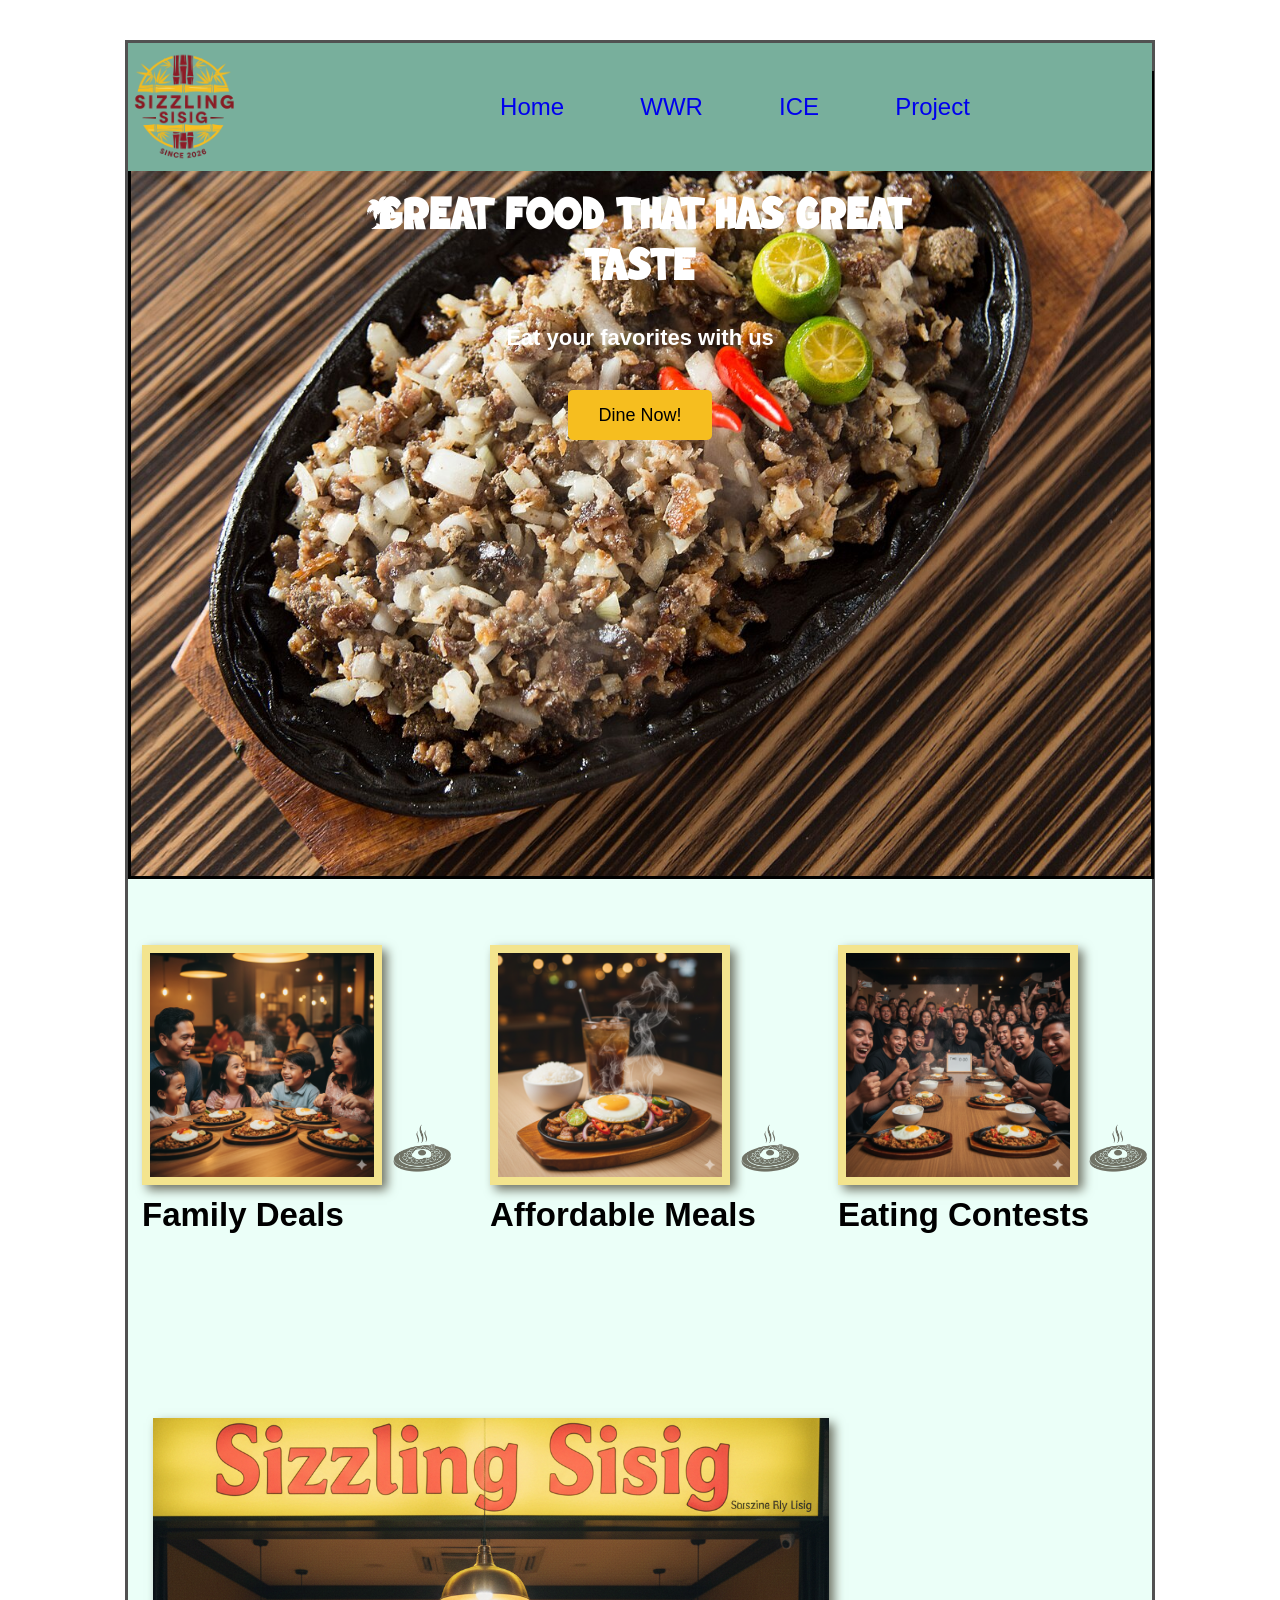
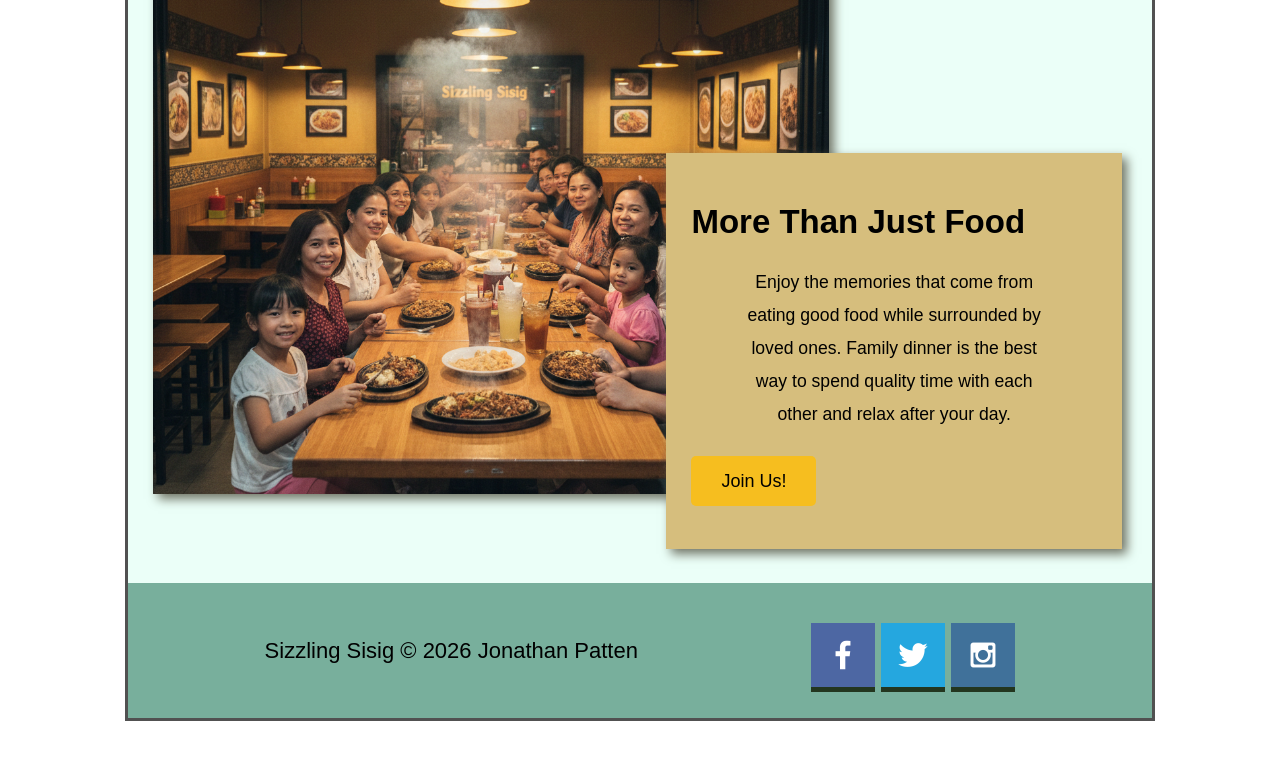
<file: wwr/index.html>
<!DOCTYPE html>
<html lang="en">
<!--shift + alt + f will format the whole code, make it look nice-->

<head>
    <meta charset="UTF-8">
    <meta name="viewport" content="width=device-width, initial-scale=1.0">
    <title>Sizzling Sisig | Home </title>
    <link rel="stylesheet" href="../styles/styles.css">
</head>

<body>

    <div id="wrapper"> <!--doesnt change much on its own, but can be styled in css-->
        <header>
            <a href="index.html" id="logo_link">
                <img class="logo" src="../images/transparent-logo.png" width=200 alt="Site Logo Image">
            </a>

            <nav>
                <ul class="button_box">
                    <!-- shift + alt + down/up to copy lines up or down-->
                    <a href="../index.html">Home</a>
                    <a href="index.html">WWR</a>
                    <a href="../ice.html">ICE</a>
                    <a href="../client_report.html">Project</a>
                </ul>
            </nav>

        </header>

        <div id="hero">
            <div id="hero_box"> <img class="hero_img" src="../images/sisigmain2.jpg" alt="Big picture of food"></div>

            <section id="hero_msg">
                <h1 class="home_title">Great food that has great taste</h1>
                <h4>Eat your favorites with us</h4>
                <div class="button_box"><a class='book' href="../contactus.html">Dine Now!</a></div>
            </section>
        </div>




        <main class="home_grid">

            <section class="family_eating_card">
                <img class="card-img" src="../images/FamilySisig.png" alt="Family eating food together">
                <img class="icon" src="../images/SisigIcon2.png" alt="an icon">
                <h2 class="card-text">Family Deals</h2>
            </section>


            <section class="affordable_meals_card">
                <img class="card-img" src="../images/MealSisig.png" alt="Solo meals at table">
                <img class="icon" src="../images/SisigIcon2.png" alt="an icon">
                <h2 class="card-text">Affordable Meals</h2>
            </section>


            <section class="eating_contest_card">
                <img class="card-img" src="../images/ContestSisig.png" alt="Eating competition event">
                <img class="icon" src="../images/SisigIcon2.png" alt="an icon">
                <h2 class="card-text">Eating Contests</h2>
            </section>

            <div id="background"></div> 
            
            <div class="bigcard_img_box"><img class="bigcard_img" src="../images/FamilySisig2.png" alt="Happy family enjoys sisig"></div>
            

            <section class="msg">
                <h2>More Than Just Food</h2>
                <p>Enjoy the memories that come from eating good food while surrounded by loved ones. Family dinner is
                    the best way to spend quality time with each other and relax after your day.</p>
                <a class='join' href="rivers.html">Join Us!</a>
            </section>


        </main>

        <footer>
            <p> Sizzling Sisig &copy; 2026 Jonathan Patten</p>
            <div class="social">
                <a href="https://www.facebook.com/" target="_blank"><img src="../images/facebook.png" alt="fb icon"></img></a>
                <a href="https://www.x.com/" target="_blank"><img src="../images/twitter.png" alt="twitter icon"></img></a>
                <a href="https://www.instagram.com/" target="_blank"><img src="../images/instagram.png" alt="instagram icon"></img></a>
            </div>
        </footer>
    </div>
</body>

</html>
</file>
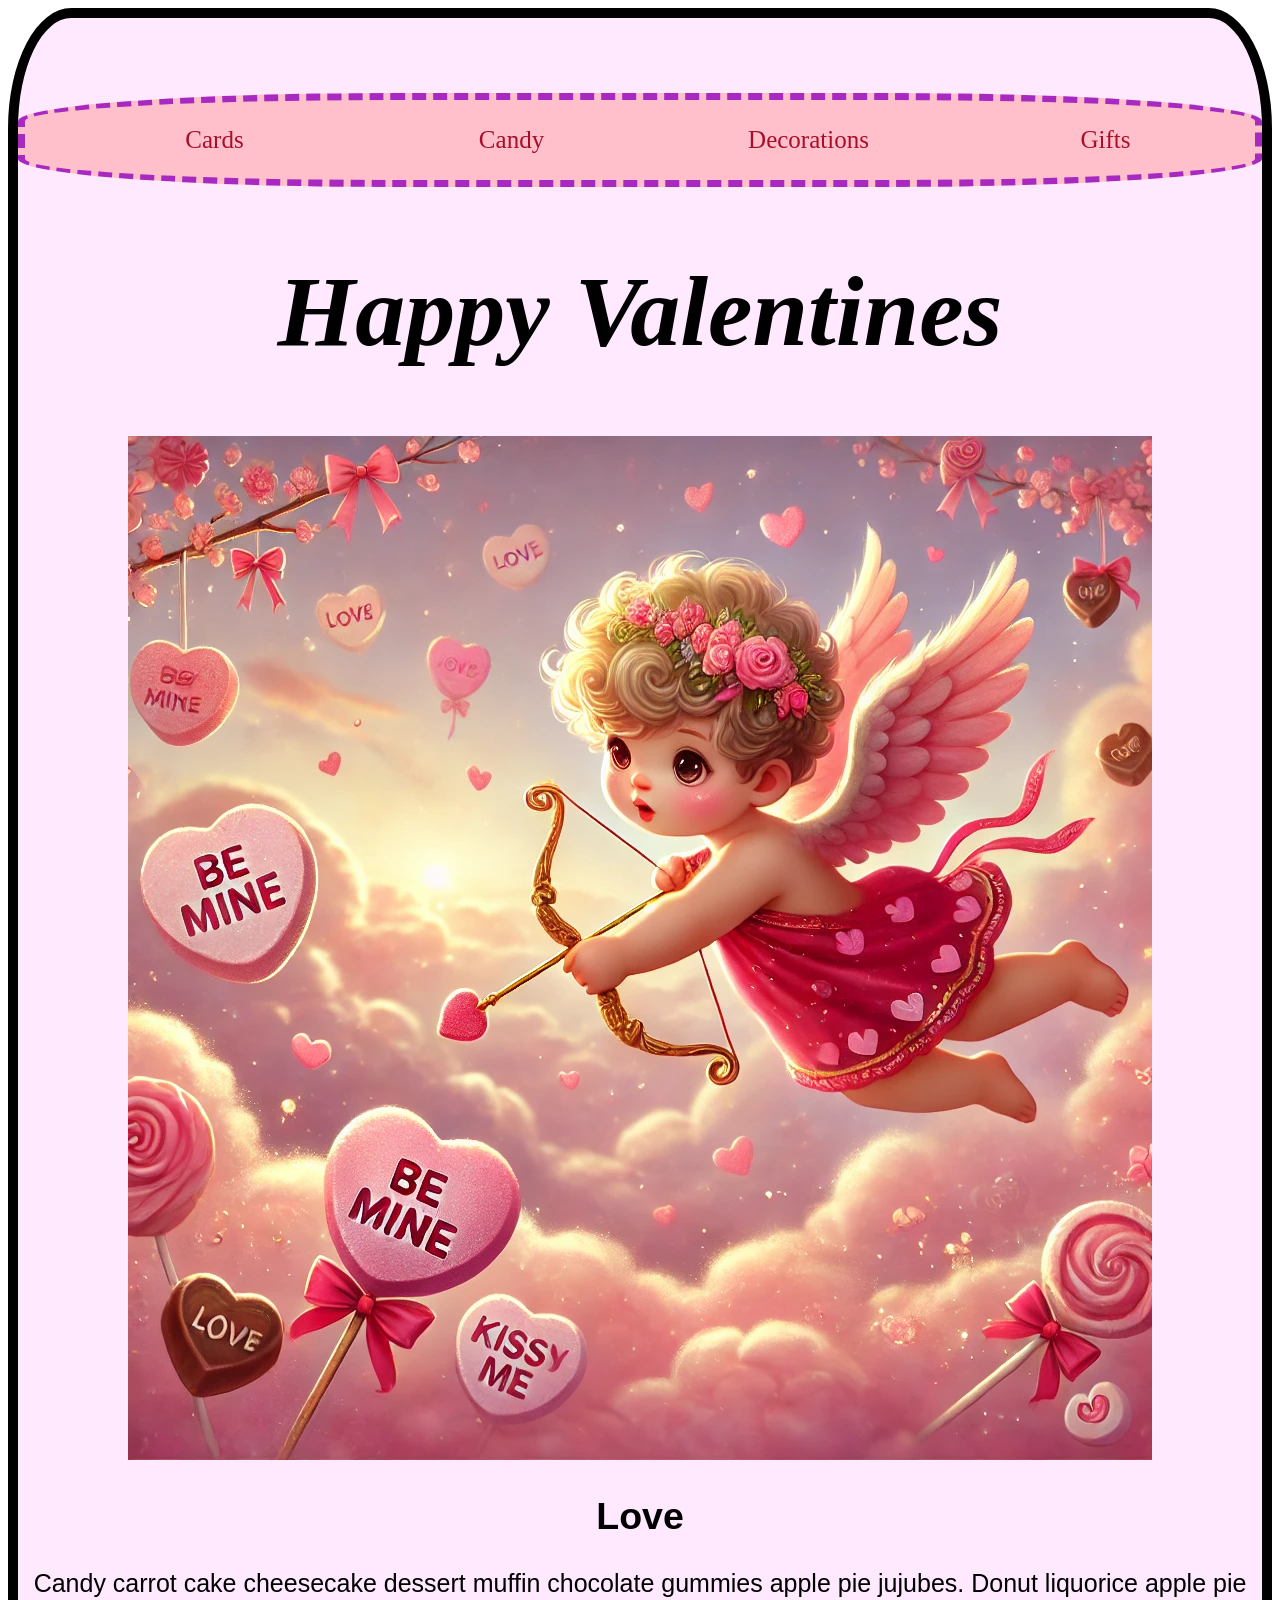
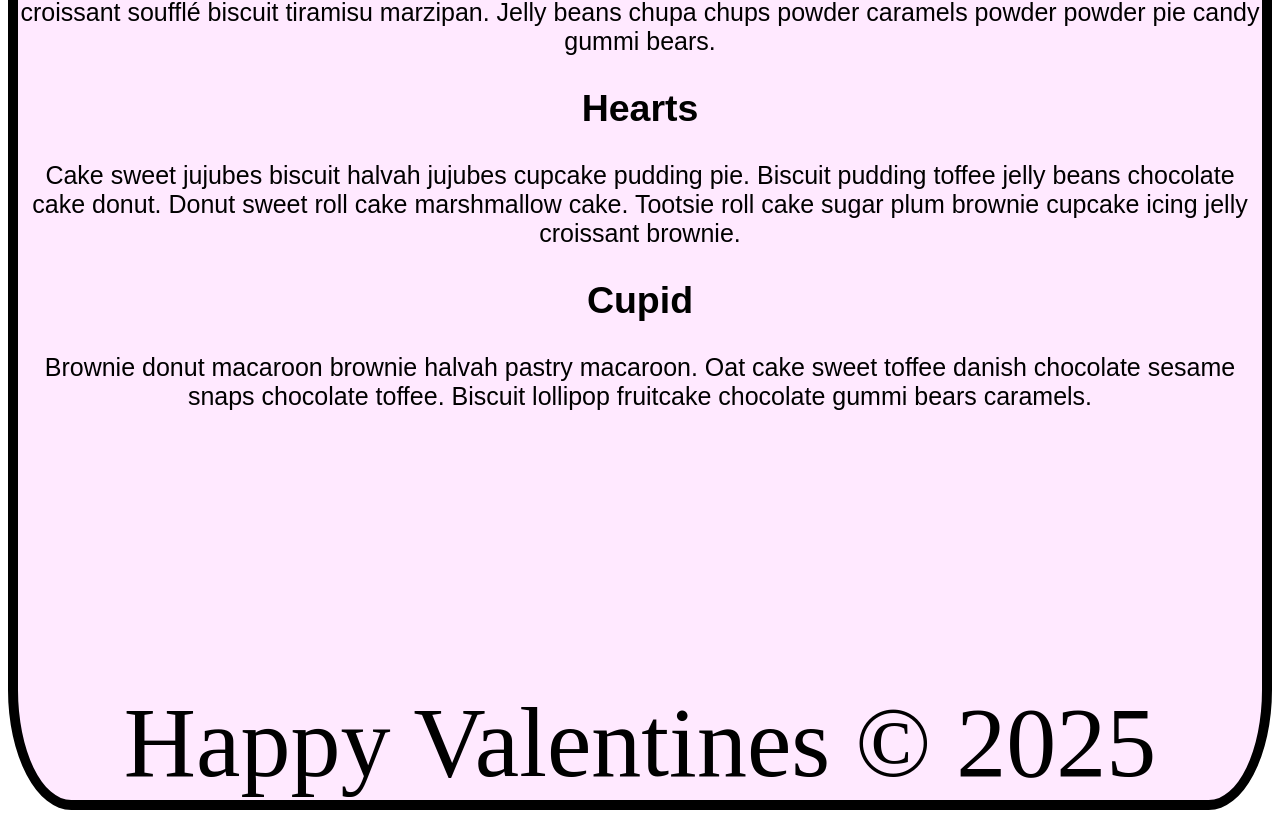
<file: ice/valentines/index.html>
<!DOCTYPE html>
<html lang="en">

<head>
    <meta charset="UTF-8">
    <meta name="viewport" content="width=device-width, initial-scale=1.0">
    <title>Happy Valentines Page</title>
    <link rel="stylesheet" href="styles/styles.css">
</head>

<body>
    <div id="wrapper">
        <header>
            <nav>
                <ul>
                    <li>Cards</li>
                    <li>Candy</li>
                    <li>Decorations</li>
                    <li>Gifts</li>
                </ul>
            </nav>
        </header>
        <main>
            <h1>Happy Valentines</h1>
            <img src="images/valentines.png">
            <section>
                <h2>Love</h2>
                <p>Candy carrot cake cheesecake dessert muffin chocolate gummies apple
                    pie jujubes. Donut liquorice apple pie croissant soufflé biscuit
                    tiramisu marzipan. Jelly beans chupa chups powder caramels powder
                    powder pie candy gummi bears. </p>
            </section>
            <section>
                <h2>Hearts</h2>
                <p>Cake sweet jujubes biscuit halvah jujubes cupcake pudding pie. Biscuit
                    pudding toffee jelly beans chocolate cake donut. Donut sweet roll cake
                    marshmallow cake. Tootsie roll cake sugar plum brownie cupcake icing
                    jelly croissant brownie.</p>
            </section>
            <section>
                <h2>Cupid</h2>
                <p>Brownie donut macaroon brownie halvah pastry macaroon. Oat cake sweet
                    toffee danish chocolate sesame snaps chocolate toffee. Biscuit lollipop
                    fruitcake chocolate gummi bears caramels.</p>
            </section>
        </main>
        <footer>
            Happy Valentines &copy; 2025
        </footer>
    </div>
</body>

</html>
</file>
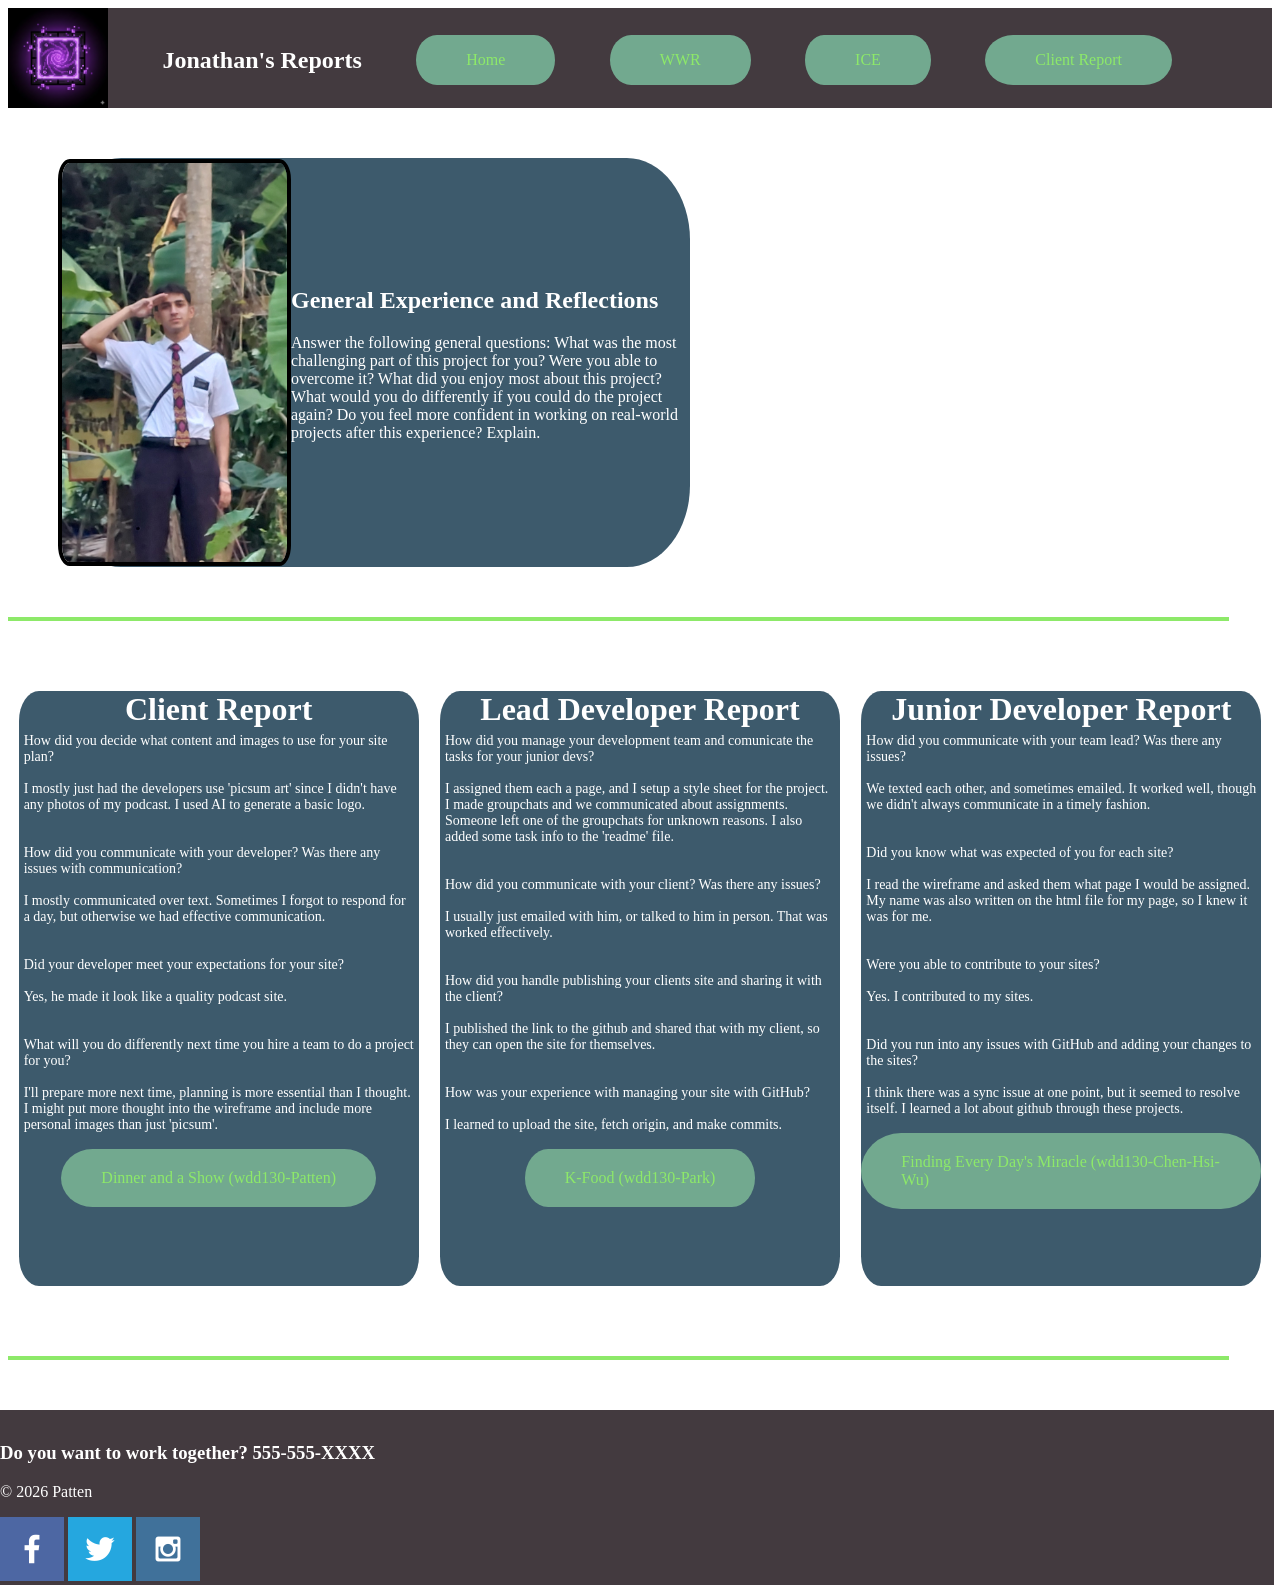
<file: client_report.html>
<!DOCTYPE html>
<html lang="en">




<head>
    <meta charset="UTF-8">
    <meta name="viewport" content="width=device-width, initial-scale=1.0">
    <title>Client Reports | Patten</title>
    <link rel="stylesheet" href="styles/client_report_syles.css">
</head>

<!-- PORTAL PAGE -->

<header>
    <nav>
        <a href="index.html" id="logo_link">
            <img src="images/PortalLogo.png" width="100" height="100" alt="Site Logo Image">
        </a>
        <h1>Jonathan's Reports</h1>
        <a class="button" href="index.html">Home</a>
        <a class="button" href="wwr/index.html">WWR</a>
        <a class="button" href="ice.html">ICE</a>
        <a class="button" href="client_report.html">Client Report</a>
    </nav>
</header>



<body>
        <div id="main_box">
            <img id="main_img" src="images/me_salute.jpg" alt="Tall portrait image of me">    <!-- https://picsum.photos/id/1009/200/400 -->
            <div>
                <h2>General Experience and Reflections</h2>
                <p>Answer the following general questions:
What was the most challenging part of this project for you? Were you able to overcome it?
What did you enjoy most about this project?
What would you do differently if you could do the project again?
Do you feel more confident in working on real-world projects after this experience? Explain.
                </p>
                <!-- <ul>
                    My Skills:
                    <li>Problem solving</li>
                    <li>Bilingual (Tagalog & English)</li>
                    <li>Web Development</li>
                    <li>Python Programming</li>
                </ul> -->
            </div>
        </div>


    <div class="bar"></div>

    <div id="middle_body">
        <div class="imgbox">
            <h1 class="card_title">Client Report</h1>
            <p class="card_p">
                How did you decide what content and images to use for your site plan?<br><br>
                I mostly just had the developers use 'picsum art' since I didn't have any photos of my podcast. I used AI to generate a basic logo.<br><br><br>
                How did you communicate with your developer? Was there any issues with communication?<br><br>
                I mostly communicated over text. Sometimes I forgot to respond for a day, but otherwise we had effective communication.<br><br><br>
                Did your developer meet your expectations for your site?<br><br>
                Yes, he made it look like a quality podcast site.<br><br><br>
                What will you do differently next time you hire a team to do a project for you?<br><br>
                I'll prepare more next time, planning is more essential than I thought.
                I might put more thought into the wireframe and include more personal images than just 'picsum'. <br><br>
            </p>
            <a class="button" id="web_link" href="https://matmcw.github.io/wdd130-patten/">Dinner and a Show     (wdd130-Patten)</a>
        </div>
        <div class="imgbox">
            <h1 class="card_title">Lead Developer Report</h1>
            <p class="card_p">
How did you manage your development team and comunicate the tasks for your junior devs?<br><br>
I assigned them each a page, and I setup a style sheet for the project. 
I made groupchats and we communicated about assignments. Someone left one of the groupchats for unknown reasons. 
I also added some task info to the 'readme' file.<br><br><br>
How did you communicate with your client? Was there any issues?<br><br>
I usually just emailed with him, or talked to him in person. That was worked effectively. <br><br><br>
How did you handle publishing your clients site and sharing it with the client?<br><br>
I published the link to the github and shared that with my client, so they can open the site for themselves.<br><br><br>
How was your experience with managing your site with GitHub?<br><br>
I learned to upload the site, fetch origin, and make commits.<br><br>
            </p>
            <a class="button" id="web_link" href="https://darkcoding514.github.io/wdd130-Park/">K-Food     (wdd130-Park)</a>
        </div>
        <div class="imgbox">
            <h1 class="card_title">Junior Developer Report</h1>
            <p class="card_p">
How did you communicate with your team lead? Was there any issues?<br><br>
We texted each other, and sometimes emailed. It worked well, though we didn't always communicate in a timely fashion.<br><br><br>
Did you know what was expected of you for each site?<br><br>
I read the wireframe and asked them what page I would be assigned. My name was also written on the html file for my page, so I knew it was for me.<br><br><br>
Were you able to contribute to your sites?<br><br>
Yes. I contributed to my sites.<br><br><br>
Did you run into any issues with GitHub and adding your changes to the sites?<br><br>
I think there was a sync issue at one point, but it seemed to resolve itself. I learned a lot about github through these projects.<br><br>

            </p>
            <a class="button" id="web_link" href="https://wbran27.github.io/wdd130-Chen-Hsi-Wu/">Finding Every Day's Miracle (wdd130-Chen-Hsi-Wu)</a>
        </div>
        
    </div>

    <div class="bar"></div>
    
<div id="lower_area">

</div>
</body>


    

<footer>
        <h3>Do you want to work together? 555-555-XXXX</h3>
        <p>&copy 2026 Patten</p>
        <div>
            
            <a href="https://facebook.com" target="_blank"><img src="images/facebook.png" alt="Facebook logo/link"></a>
            <a href="https://x.com" target="_blank"><img src="images/twitter.png" alt="Twitter logo/link"></a>
            <a href="https://instagram.com" target="_blank"><img src="images/instagram.png" alt="Instagram logo/link"></a>
        </div>
        </div>

</footer>
</html>
</file>
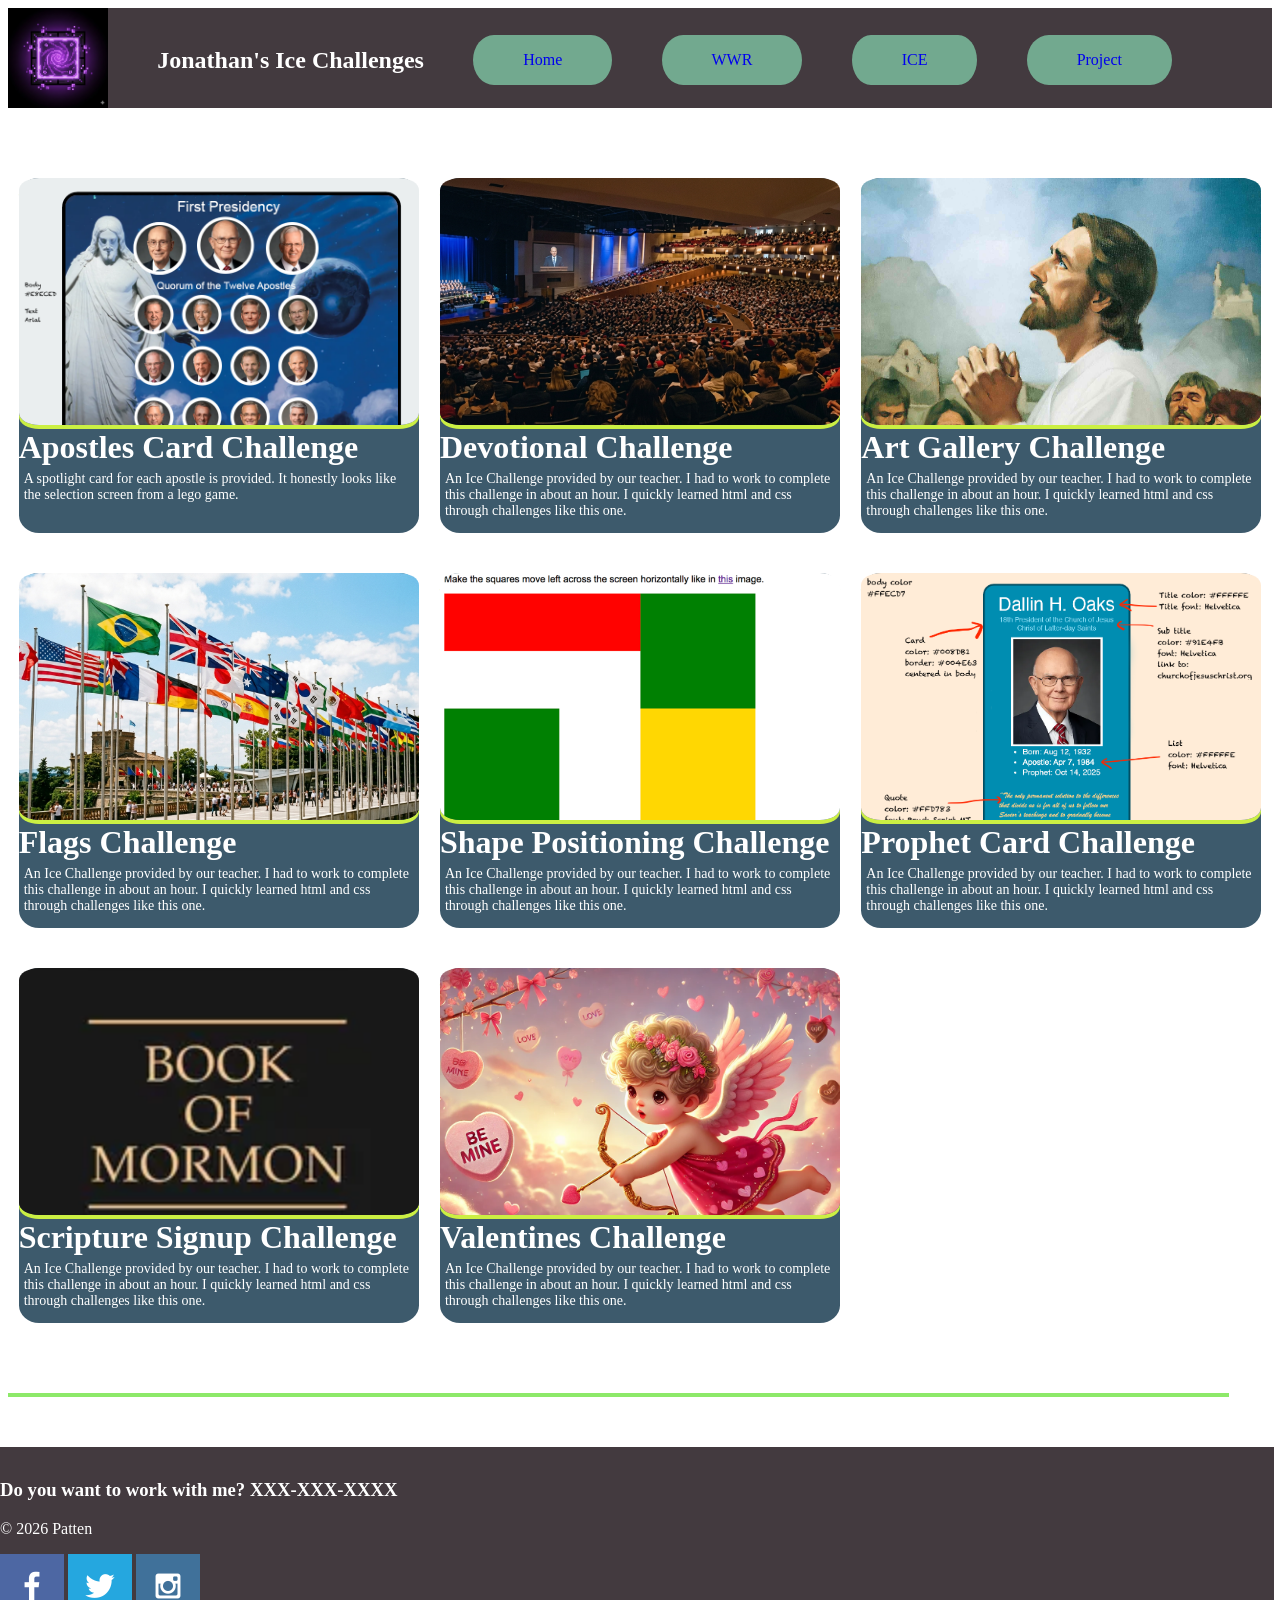
<file: ice.html>
<!DOCTYPE html>
<html lang="en">

<head>
    <meta charset="UTF-8">
    <meta name="viewport" content="width=device-width, initial-scale=1.0">
    <title>Ice Challenges | Patten</title>
    <link rel="stylesheet" href="styles/ice_styles.css">
</head>

<!-- ICE CHALLENGES PAGE -->

<header>
    <nav>
        <a href="index.html" id="logo_link">
            <img src="images/PortalLogo.png" width="100" height="100" alt="Site Logo Image">
        </a>
        <h1>Jonathan's Ice Challenges</h1>
        <a class="button" href="index.html">Home</a>
        <a class="button" href="wwr/index.html">WWR</a>
        <a class="button" href="ice.html">ICE</a>
        <a class="button" href="client_report.html">Project</a>
    </nav>
</header>


<body>
    <div id="middle_body">
        <div class="imgbox">
            <a target="_blank" href="ice/apostle_spotlight/apostles.html"><img class="sec_img" src="ice/apostle_spotlight/ApostleSpotlight_Design.png" alt="image apostles"></a>
            <h1 class="card_title">Apostles Card Challenge</h1>
            <p class="card_p">A spotlight card for each apostle is provided. It honestly looks like the selection screen from a lego game.</p>
        </div>
        <div class="imgbox">
            <a target="_blank" href="ice/favorite_devo/favdevo.html"><img class="sec_img" src="images/devotional_ex.png" alt="image byu devotional"></a>
            <h1 class="card_title">Devotional Challenge</h1>
            <p class="card_p">An Ice Challenge provided by our teacher. I had to work to complete this challenge in about an hour. I quickly learned html and css through challenges like this one.</p>
        </div>
        <div class="imgbox">
            <a target="_blank" href="ice/gallery/gallery.html"><img class="sec_img" src="ice/gallery/images/big/img1.jpg" alt="image art gallery"></a>
            <h1 class="card_title">Art Gallery Challenge</h1>
            <p class="card_p">An Ice Challenge provided by our teacher. I had to work to complete this challenge in about an hour. I quickly learned html and css through challenges like this one.</p>
        </div>
        <div class="imgbox">
            <a target="_blank" href="ice/grid_flags/flags.html"><img class="sec_img" src="images/flags.png" alt="image flags"></a>
            <h1 class="card_title">Flags Challenge</h1>
            <p class="card_p">An Ice Challenge provided by our teacher. I had to work to complete this challenge in about an hour. I quickly learned html and css through challenges like this one.</p>
        </div>
        <div class="imgbox">
            <a target="_blank" href="ice/positioning/positioning.html"><img class="sec_img" src="ice/positioning/images/example1-halfway.png" alt="image colored shapes"></a>
            <h1 class="card_title">Shape Positioning Challenge</h1>
            <p class="card_p">An Ice Challenge provided by our teacher. I had to work to complete this challenge in about an hour. I quickly learned html and css through challenges like this one.</p>
        </div>
        <div class="imgbox">
            <a target="_blank" href="ice/prophet_cards/oaks.html"><img class="sec_img" src="ice/prophet_cards/ProphetCard_wireframe.png" alt="image prophet"></a>
            <h1 class="card_title">Prophet Card Challenge</h1>
            <p class="card_p">An Ice Challenge provided by our teacher. I had to work to complete this challenge in about an hour. I quickly learned html and css through challenges like this one.</p>
        </div>
        <div class="imgbox">
            <a target="_blank" href="ice/signup/signup.html"><img class="sec_img" src="ice/signup/images/book_of_mormon.webp" alt="image scripture"></a>
            <h1 class="card_title">Scripture Signup Challenge</h1>
            <p class="card_p">An Ice Challenge provided by our teacher. I had to work to complete this challenge in about an hour. I quickly learned html and css through challenges like this one.</p>
        </div>
        <div class="imgbox">
            <a target="_blank" href="ice/valentines/index.html"><img class="sec_img" src="ice/valentines/images/valentines.png" alt="image valentines"></a>
            <h1 class="card_title">Valentines Challenge</h1>
            <p class="card_p">An Ice Challenge provided by our teacher. I had to work to complete this challenge in about an hour. I quickly learned html and css through challenges like this one.</p>
        </div>
        
        
    </div>

    <div class="bar"></div>

</body>


<footer>
        <h3>Do you want to work with me? XXX-XXX-XXXX</h3>
        <p>&copy 2026 Patten</p>
        <div>
            
            <a href="https://facebook.com" target="_blank"><img src="images/facebook.png" alt="Facebook logo/link"></a>
            <a href="https://x.com" target="_blank"><img src="images/twitter.png" alt="Twitter logo/link"></a>
            <a href="https://instagram.com" target="_blank"><img src="images/instagram.png" alt="Instagram logo/link"></a>
        </div>
        </div>

</footer>
</html>
</file>
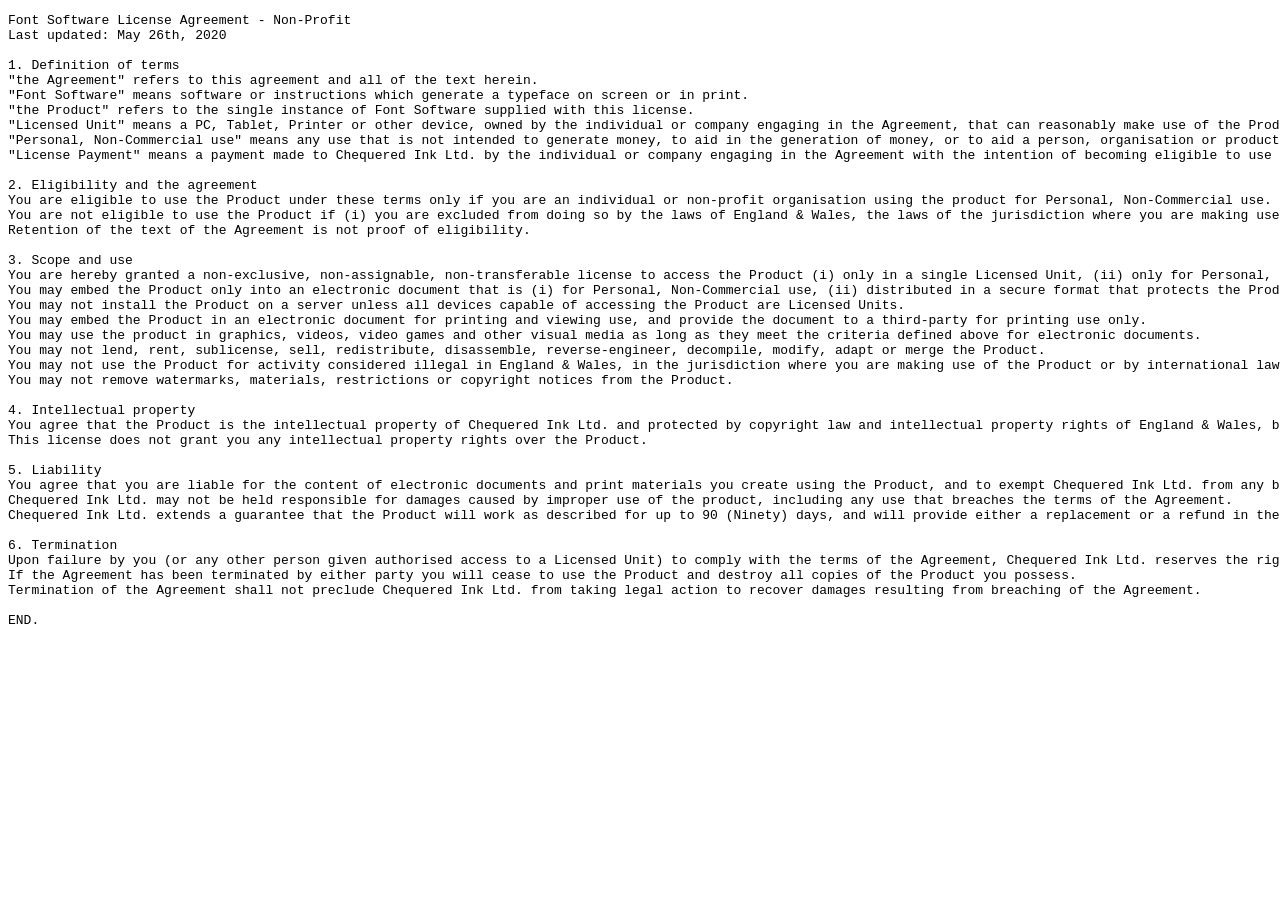
<file: fonts/hunters_k_pop/FSLA_NonCommercial_License.html>
<!DOCTYPE html>
<html>
<head>
<title>Font Software License Agreement - Non-Commercial</title>
</head>
<body>
<pre>
Font Software License Agreement - Non-Profit
Last updated: May 26th, 2020

1. Definition of terms
"the Agreement" refers to this agreement and all of the text herein.
"Font Software" means software or instructions which generate a typeface on screen or in print.
"the Product" refers to the single instance of Font Software supplied with this license.
"Licensed Unit" means a PC, Tablet, Printer or other device, owned by the individual or company engaging in the Agreement, that can reasonably make use of the Product.
"Personal, Non-Commercial use" means any use that is not intended to generate money, to aid in the generation of money, or to aid a person, organisation or product with the aim of commercial success.
"License Payment" means a payment made to Chequered Ink Ltd. by the individual or company engaging in the Agreement with the intention of becoming eligible to use the Product.

2. Eligibility and the agreement
You are eligible to use the Product under these terms only if you are an individual or non-profit organisation using the product for Personal, Non-Commercial use.
You are not eligible to use the Product if (i) you are excluded from doing so by the laws of England & Wales, the laws of the jurisdiction where you are making use of the Product, or by international law, (ii) you intend to use the Product for criminal activity, (iii) you fail to meet the eligibility criteria above, or (iv) the Agreement has been previously terminated by Chequered Ink Ltd.
Retention of the text of the Agreement is not proof of eligibility.

3. Scope and use
You are hereby granted a non-exclusive, non-assignable, non-transferable license to access the Product (i) only in a single Licensed Unit, (ii) only for Personal, Non-Commercial use, and (iii) subject to the terms and conditions of the Agreement.
You may embed the Product only into an electronic document that is (i) for Personal, Non-Commercial use, (ii) distributed in a secure format that protects the Product from extraction, (iii) not designed to serve the same function as the product, i.e. the document must not allow end-users to use glyphs from the Product for use in their own documents.
You may not install the Product on a server unless all devices capable of accessing the Product are Licensed Units.
You may embed the Product in an electronic document for printing and viewing use, and provide the document to a third-party for printing use only.
You may use the product in graphics, videos, video games and other visual media as long as they meet the criteria defined above for electronic documents.
You may not lend, rent, sublicense, sell, redistribute, disassemble, reverse-engineer, decompile, modify, adapt or merge the Product.
You may not use the Product for activity considered illegal in England & Wales, in the jurisdiction where you are making use of the Product or by international law.
You may not remove watermarks, materials, restrictions or copyright notices from the Product.

4. Intellectual property
You agree that the Product is the intellectual property of Chequered Ink Ltd. and protected by copyright law and intellectual property rights of England & Wales, by the copyright law and intellectual property rights of other nations and by international treaties.
This license does not grant you any intellectual property rights over the Product.

5. Liability
You agree that you are liable for the content of electronic documents and print materials you create using the Product, and to exempt Chequered Ink Ltd. from any blame following your own illegal use of the Product.
Chequered Ink Ltd. may not be held responsible for damages caused by improper use of the product, including any use that breaches the terms of the Agreement.
Chequered Ink Ltd. extends a guarantee that the Product will work as described for up to 90 (Ninety) days, and will provide either a replacement or a refund in the event that the Product demonstrably ceases to function. The maximum refund Chequered Ink Ltd. will pay will not exceed the original License Payment.

6. Termination
Upon failure by you (or any other person given authorised access to a Licensed Unit) to comply with the terms of the Agreement, Chequered Ink Ltd. reserves the right to terminate the Agreement.
If the Agreement has been terminated by either party you will cease to use the Product and destroy all copies of the Product you possess.
Termination of the Agreement shall not preclude Chequered Ink Ltd. from taking legal action to recover damages resulting from breaching of the Agreement.

END.
</pre>
</body>
</html>
</file>
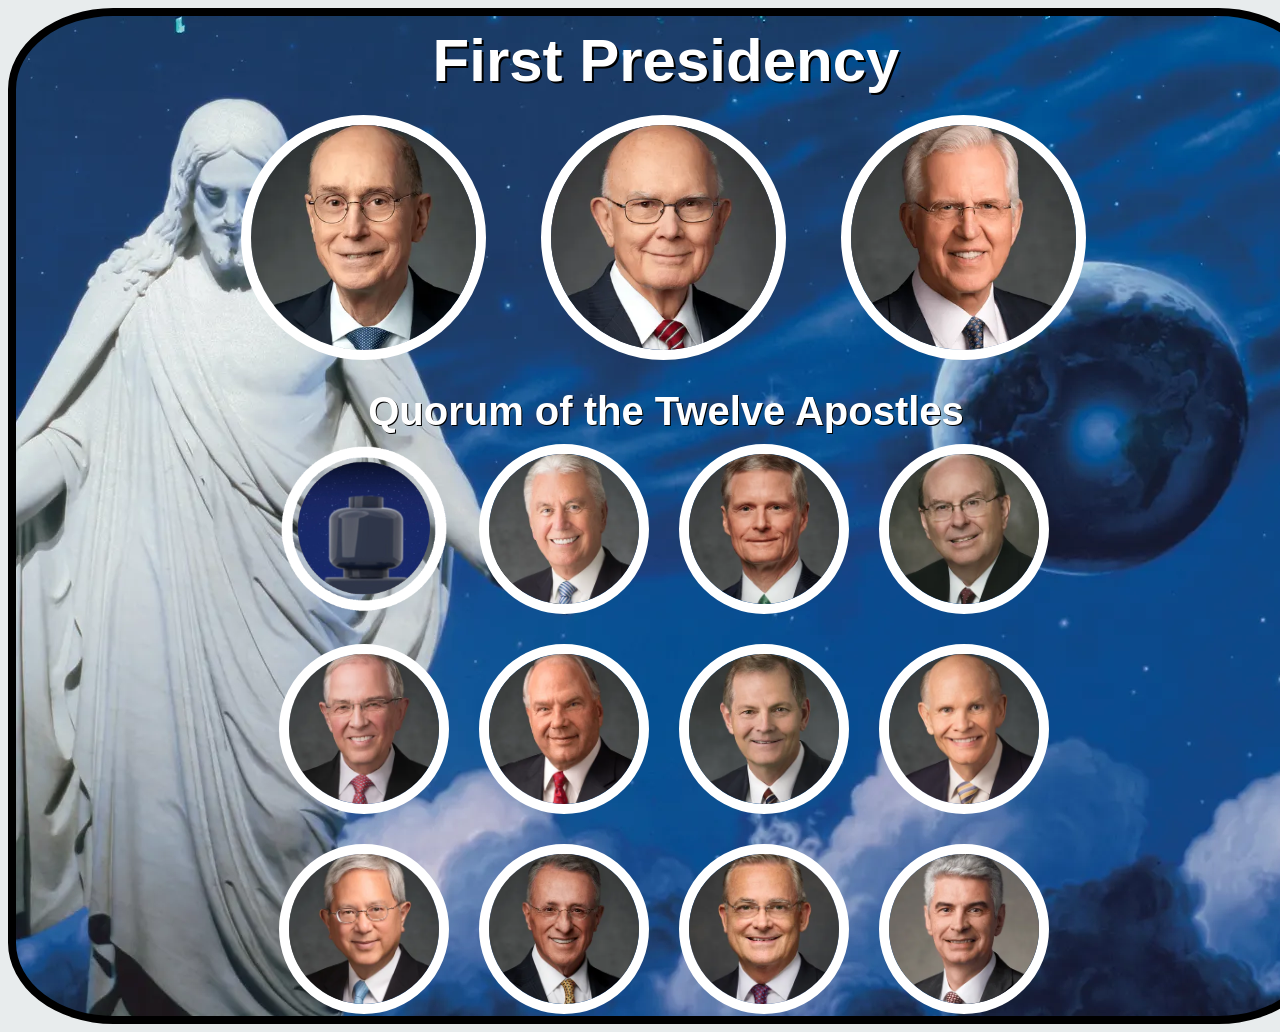
<file: ice/apostle_spotlight/apostles.html>
<!DOCTYPE html>
<html lang="en">
<head>
    <meta charset="UTF-8">
    <meta name="viewport" content="width=device-width, initial-scale=1.0">
    <title>Apostles Spotlights</title>
    <style>
        /* Insert styles here */

        body {
            background-color: #E8ECED;
        }

        h1 {
            font-family: Arial;
            color: white;
            text-align: center;
            font-size: 60px;
            margin: 10px 0px 10px 0px;
            text-shadow: 2px 2px black;
        }

        h2 {
            font-family: Arial;
            color: white;
            text-align: center;
            font-size: 40px;
            margin: 15px 0px 10px 0px;
            text-shadow: 1px 1px black;
        }

        #backdrop {
            background-image: url('images/christus.webp');
            background-position: center;
            width: 1300px;
            height: 1000px;
            justify-self: center;
            display: grid;
            border: solid 8px black;
            border-radius: 8%;
        } 

        .orb_img {
            width: 150px;
            height: 150px;
            border-radius: 50%;
            object-fit:cover; /* To not squish apostle's face */
            border: solid 10px white; /* #0440ff; */

        }
        .orb_img:hover {
            width: 165px;
            height: 165px;
        }

        .profile_orbs {

            display: grid;
            grid-template-columns: 175px 175px 175px 175px;
            grid-template-rows: 175px 175px 175px;
            gap: 25px 25px;
            align-content: center;
            justify-content: center;
        }
        
        #newapostle { 
            width: 170px;
            height: 170px;
            content:url("images/newapostle.png");
            border: none;

        }
        #newapostle:hover {
            width: 165px;
            height: 165px;
            content:url("images/holland.webp");
            border: solid 10px white;
        }

        .presidencybar {
            display: grid;
            grid-template-columns: 250px 250px 250px;
            gap: 50px 50px;
            align-content: center;
            justify-content: center;
            margin: 10px 50px 10px 50px;
        }

        .presidency_img {
            width: 225px;
            height: 225px;
            border-radius: 50%;
            object-fit:cover;
            border: solid 10px white;
            align-content: center;
            justify-content: center;

        }
        .presidency_img:hover {
            width: 240px;
            height: 240px;
        }

    </style>
</head>
<body>
    <!-- Insert HTML elements here -->
    
    <wrapper id="backdrop"> 

        <h1>First Presidency</h1>

        <div class="presidencybar">
            <a href="https://www.churchofjesuschrist.org/learn/people/henry-b-eyring/life-leadership?lang=eng" target="_blank"><img class="presidency_img" src="images/eyring.webp" alt="Elder_Eyring"></a>
            <a href="https://www.churchofjesuschrist.org/learn/people/dallin-h-oaks/life-leadership?lang=eng" target="_blank"><img class="presidency_img" src="images/oaks.webp" alt="President_Oaks"></a>
            <a href="https://www.churchofjesuschrist.org/learn/people/d-todd-christofferson/life-leadership?lang=eng" target="_blank"><img class="presidency_img" src="images/christofferson.webp" alt="Elder_Christofferson"></a>
        </div>

        <h2>Quorum of the Twelve Apostles</h2>

        <div class="profile_orbs">
            <a href="https://www.churchofjesuschrist.org/learn/quorum-of-the-twelve-apostles?lang=eng" target="_blank"><img id="newapostle" class="orb_img" src="images/newapostle.png" alt="New_apostle"></a>
            <a href="https://www.churchofjesuschrist.org/learn/dieter-f-uchtdorf?lang=eng" target="_blank"><img class="orb_img" src="images/uchtdorf.webp" alt="apostle_uchtdorf"></a>
            <a href="https://www.churchofjesuschrist.org/learn/david-a-bednar?lang=eng" target="_blank"><img class="orb_img" src="images/bednar.webp" alt="apostle_bednar"></a>
            <a href="https://www.churchofjesuschrist.org/learn/quentin-l-cook?lang=eng" target="_blank"><img class="orb_img" src="images/cook.webp" alt="apostle_cook"></a>
            
            <a href="https://www.churchofjesuschrist.org/learn/neil-l-andersen?lang=eng" target="_blank"><img class="orb_img" src="images/anderson.webp" alt="apostle_anderson"></a>
            <a href="https://www.churchofjesuschrist.org/learn/ronald-a-rasband?lang=eng" target="_blank"><img class="orb_img" src="images/rasband.webp" alt="apostle_rasband"></a>
            <a href="https://www.churchofjesuschrist.org/learn/gary-e-stevenson?lang=eng" target="_blank"><img class="orb_img" src="images/stevenson.webp" alt="apostle_stevenson"></a>
            <a href="https://www.churchofjesuschrist.org/learn/dale-g-renlund?lang=eng" target="_blank"><img class="orb_img" src="images/renlund.webp" alt="apostle_renlund"></a>

            <a href="https://www.churchofjesuschrist.org/learn/gerrit-w-gong?lang=eng" target="_blank"><img class="orb_img" src="images/gong.webp" alt="apostle_gong"></a>
            <a href="https://www.churchofjesuschrist.org/learn/ulisses-soares?lang=eng" target="_blank"><img class="orb_img" src="images/soares.webp" alt="apostle_soares"></a>
            <a href="https://www.churchofjesuschrist.org/learn/patrick-kearon?lang=eng" target="_blank"><img class="orb_img" src="images/kearon.webp" alt="apostle_kearon"></a>
            <a href="https://www.churchofjesuschrist.org/learn/gerald-j-causse?lang=eng" target="_blank"><img class="orb_img" src="images/causse.webp" alt="apostle_causse"></a>
        </div>

    </wrapper>

</body>
</html>
</file>
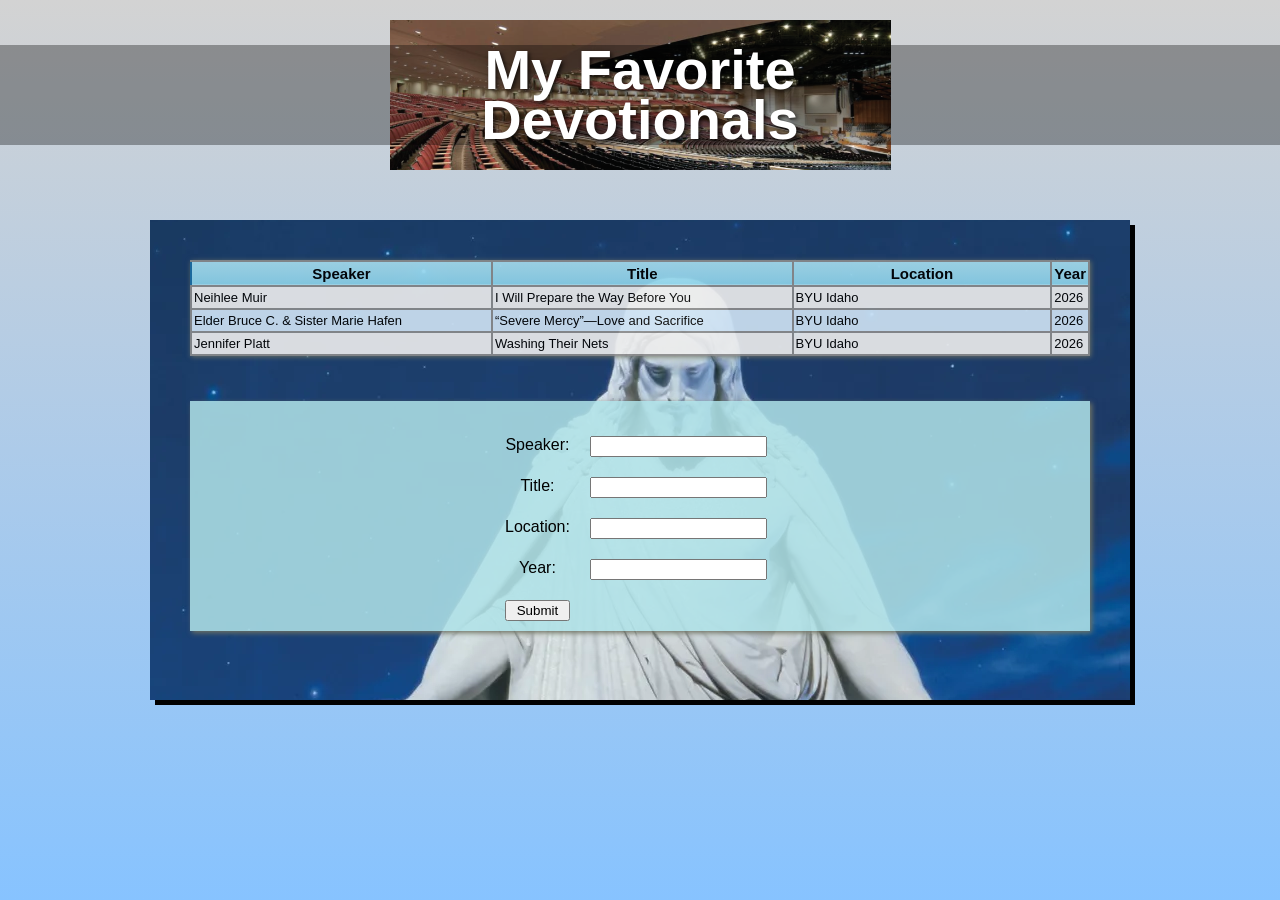
<file: ice/favorite_devo/favdevo.html>
<!DOCTYPE html>
<html lang="en">
<head>
  <meta charset="UTF-8" />
  <meta name="viewport" content="width=device-width, initial-scale=1.0"/>
  <title>My Favorite Devotionals</title>
  <link rel="stylesheet" href="styles/styles.css" />
</head>
<body>
  <div class="container">
    <header class="header">
      <div class="header-image">
        <h1>My Favorite<br>Devotionals</h1>
      </div>
    </header>
    <main>
      <div class="content-box">
        <!-- Add your devotional content here -->


        <table class="blueTable">
          <thead>
            <tr>
              <th class="tablecol1">Speaker</th>
              <th class="tablecol2">Title</th>
              <th>Location</th>
              <th>Year</th>
            </tr>
          </thead>
            <tbody>
              <tr class="tablecol1"><td>Neihlee Muir</td><td>I Will Prepare the Way Before You</td><td>BYU Idaho</td><td>2026</td></tr>
              <tr class="tablecol2"><td>Elder Bruce C. & Sister Marie Hafen</td><td>“Severe Mercy”—Love and Sacrifice</td><td>BYU Idaho</td><td>2026</td></tr>
              <tr><td>Jennifer Platt</td><td>Washing Their Nets</td><td>BYU Idaho</td><td>2026</td></tr>
            </tbody>
          </tr> 
      </table>

      <div id="formbox">
        <form class="form">
          <label for="speaker">Speaker: </label>
          <input type="text">

          <label for="speaker">Title: </label>
          <input type="text">

          <label for="speaker">Location: </label>
          <input type="text">

          <label for="speaker">Year: </label>
          <input type="text">

          <input type="submit" value="Submit">
        </form>
      </div>
      </div>
    </main>
  </div>
</body>
</html>
</file>
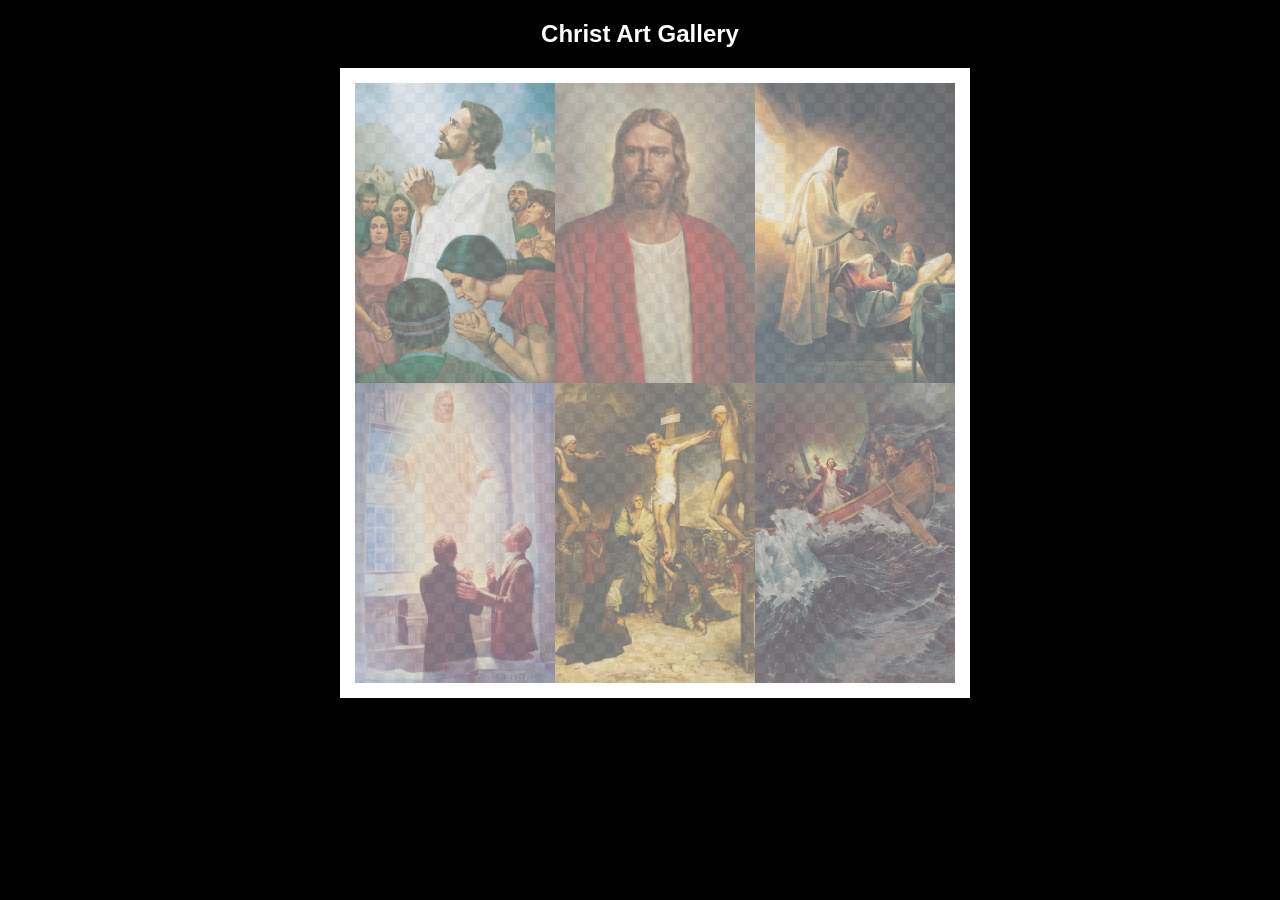
<file: ice/gallery/gallery.html>
<!DOCTYPE html>
<html lang="en">
<head>
    <meta charset="UTF-8">
    <meta name="viewport" content="width=device-width, initial-scale=1.0">
    <title>Images of Christ</title>
    <style>
        body {
            background: black;
        }
        #wrapper{
            width: 600px;
            margin: 0 auto;
        }
        nav {
            color: white;
            text-align: center;
            font-family: Haettenschweiler, 'Arial Narrow Bold', sans-serif;
        }
        #gallery{
            display: grid;
            grid-template-columns: 200px 200px 200px;
            border: 15px solid rgb(255, 255, 255);
            width: 100%;
            background-color: #ddd;
            background-image:
                linear-gradient(45deg, #ccc 26%, transparent 26%), 
                linear-gradient(135deg, #ccc 26%, transparent 26%),
                linear-gradient(45deg, transparent 75%, #ccc 75%),
                linear-gradient(135deg, transparent 75%, #ccc 75%);
            background-size: 20px 20px; /* Must be a square */
            background-position: 0 0, 10px 0, 10px -10px, 0px 10px; 
            
        }
        #gallery a {
            cursor: url('images/christus.png'), pointer;
        }
        #gallery img {
            /* make a thumbnail of the image that is 200x300 
               instead of using width and height here to help the page load faster */
            width: 200px; 
            height: 300px;

            opacity:50%;
            display:block;
        }
        #gallery img:hover{
            opacity: 100%;
        }
    </style>
</head>
<body>
    <div id="wrapper">
        <nav>
            <h1>Christ Art Gallery</h1>
        </nav>
        <main>
            <div id="gallery">
                <a href="images/big/img1.jpg"><img src="images/small/img1.jpg" alt="huge file size" ></a>
                <a href="images/big/img2.jpg"><img src="images/small/img2.jpg" alt="huge file size" ></a>
                <a href="images/big/img3.jpg"><img src="images/small/img3.jpg" alt="huge file size" ></a>
                <a href="images/big/img4.jpg"><img src="images/small/img4.jpg" alt="huge file size" ></a>
                <a href="images/big/img5.jpg"><img src="images/small/img5.jpg" alt="huge file size" ></a>
                <a href="images/big/img6.jpg"><img src="images/small/img6.jpg" alt="huge file size" ></a>
            </div>
        </main>
    </div>
</body>
</html>
</file>
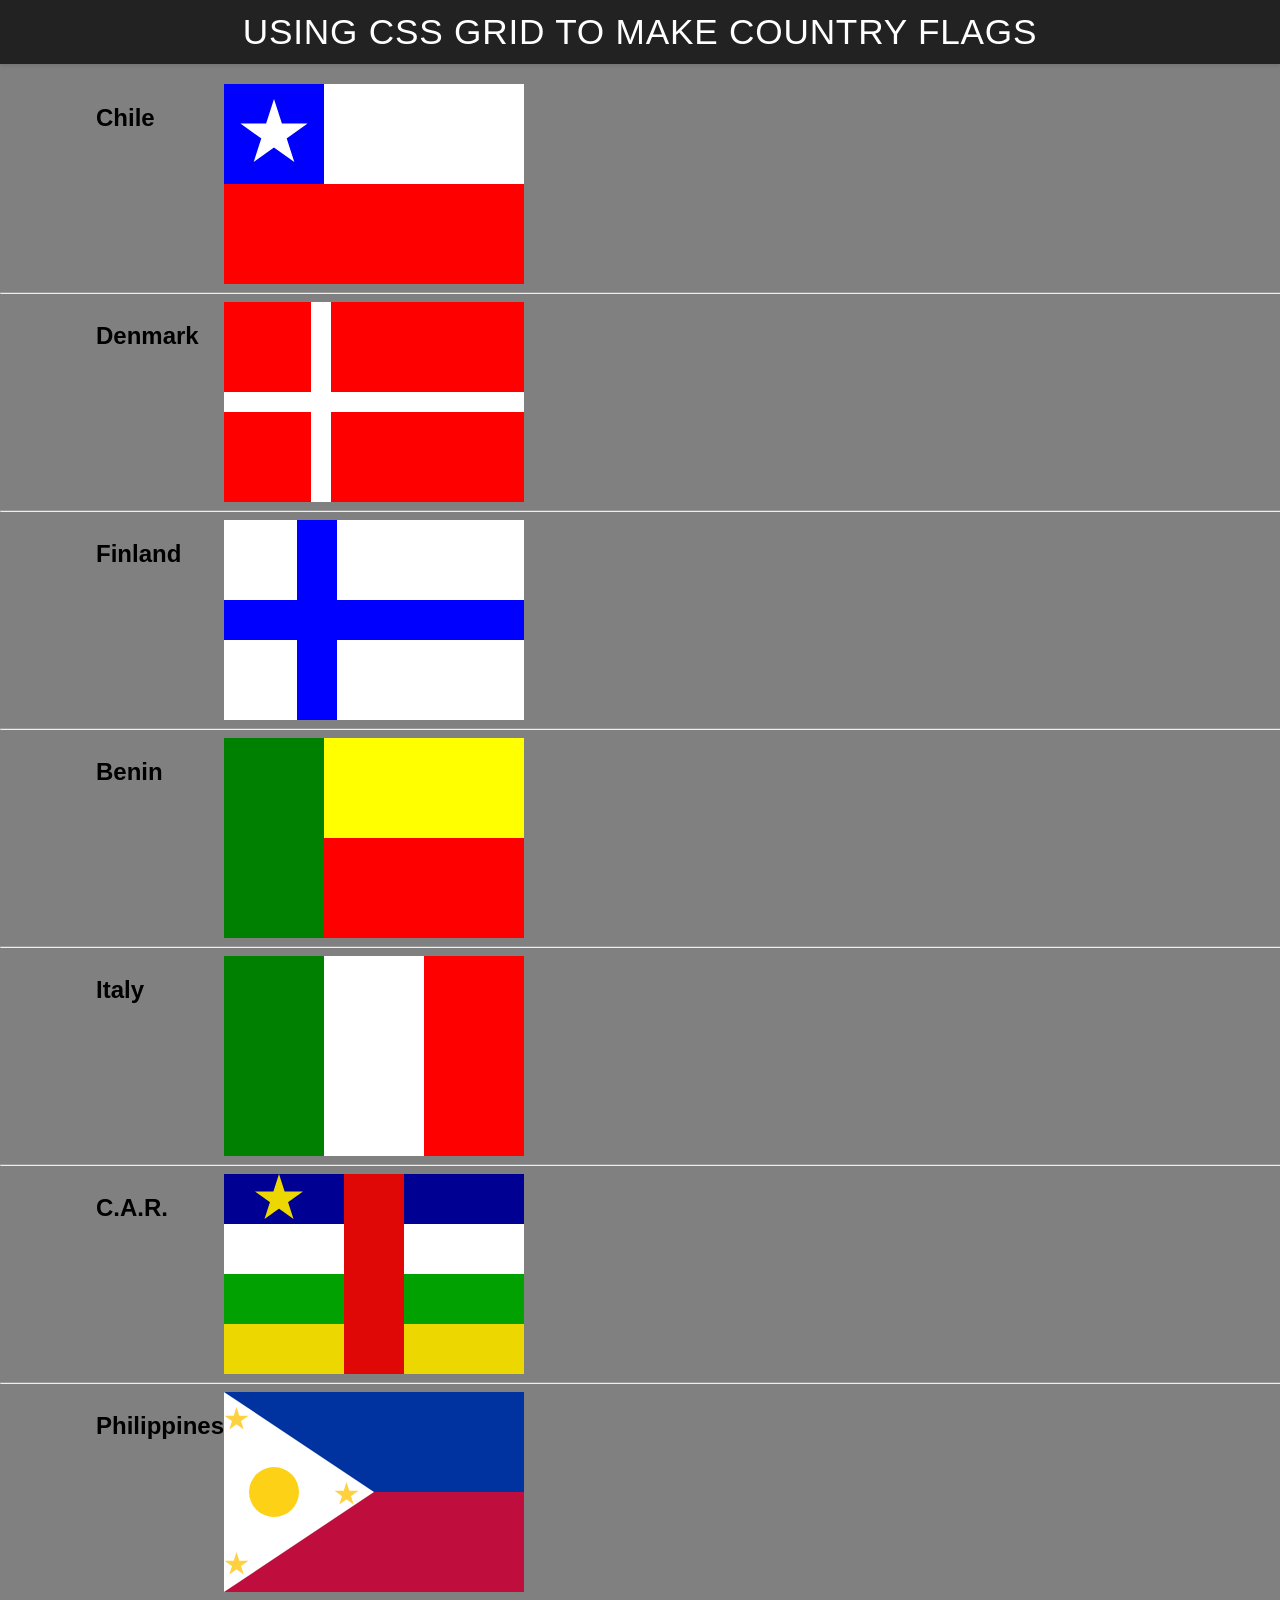
<file: ice/grid_flags/flags.html>
<!DOCTYPE html>
<html lang="en">

<head>
    <meta charset="UTF-8">
    <meta name="viewport" content="width=device-width, initial-scale=1.0">
    <title>Flag</title>
    <style>
        body {
            margin: 0;
            font-family: 'Helvetica Neue', sans-serif;
            background-color: gray;
        }

        header {
            background-color: #222;
            color: #fff;
            padding: 0.75rem 1.5rem;
            display: flex;
            align-items: center;
            justify-content: center;
            font-size: 1.1rem;
            letter-spacing: 0.05rem;
            text-transform: uppercase;
            box-shadow: 0 2px 4px rgba(0, 0, 0, 0.1);
        }

        header h1 {
            margin: 0;
            font-weight: 400;
        }
        main {
            display: grid;
            grid-template-columns: .1fr .1fr 1fr .1fr;
            margin-top: 20px;
        }
        hr {
            width: 100%;
            grid-column: 1 / 5;
        }
        h2 {
            grid-column: 2/3;
        }

        #blue {
            background: blue;
            grid-column: 1 / 2;
            display: grid;
            align-items: center;
            justify-items: center;
        }

        #white {
            background: white;
            grid-column: 2 / 4;
        }

        #red {
            background: red;
            grid-column: 1 / 4;
        }

        #chile {
            display: grid;
            grid-template-columns: 1fr 1fr 1fr;
            grid-template-rows: 1fr 1fr;
            height: 200px;
            width: 300px;
        }

        .star {
            width: 70px;
            aspect-ratio: 1;
            background: white;
            clip-path: polygon(50% 0, 79% 90%, 2% 35%, 98% 35%, 21% 90%);
        }


        #denmark {
            display: grid;
            grid-template-columns: 1fr 1fr 1fr;
            grid-template-rows: 1fr 1fr;
            height: 200px;
            width: 300px; 
            background-color: white;
            gap: 20px;
        }

        #dred1 {
            background: red;
            grid-column: 1;
        }

        #dred2  {
            background: red;
            grid-column: 2 / 4;
        }

        #dred3 {
            background: red;
            grid-column: 1;
        }

        #dred4  {
            background: red;
            grid-column: 2 / 4;
        }

        #finland {
            display: grid;
            grid-template-columns: 1fr 1fr 1fr;
            grid-template-rows: 1fr 1fr;
            height: 200px;
            width: 300px; 
            background-color: blue;
            gap: 40px;
        }

        #fwhite1 {
            background: white;
            grid-column: 1;
        }

        #fwhite2  {
            background: white;
            grid-column: 2 / 4;
        }

        #fwhite3 {
            background: white;
            grid-column: 1;
        }

        #fwhite4  {
            background: white;
            grid-column: 2 / 4;
        }


        #benin {
            display: grid;
            grid-template-columns: 1fr 1fr 1fr;
            grid-template-rows: 1fr 1fr;
            height: 200px;
            width: 300px; 
            background-color: green;
        }

        #bred {
            background: red;
            grid-column: 2 / 4;
        }

        #byellow  {
            background: yellow;
            grid-column: 2 / 4;
        }


        #italy {
            display: grid;
            grid-template-columns: 1fr 1fr 1fr;
            grid-template-rows: 1fr 1fr;
            height: 200px;
            width: 300px; 
            background-color: green;
        }

        #i1 {
            background: white;
            grid-column: 2;
            grid-row: 1 / 3;
        }

        #i2  {
            background: red;
            grid-column: 3;
            grid-row: 1 / 3;
        }



        #car {
            display: grid;
            grid-template-columns: 1fr 0.5fr 1fr;
            grid-template-rows: 1fr 1fr 1fr 1fr;
            height: 200px;
            width: 300px; 
            background-color: red;
        }

        #c1 {
            background: rgb(0, 0, 147);
            grid-column: 1 / 4;
            grid-row: 1;
        }

        #c2  {
            background: white;
            grid-column: 1 / 4;
            grid-row: 2;
        }

        #c3 {
            background: rgb(0, 161, 0);
            grid-column: 1 / 4;
            grid-row: 3;
        }

        #c4  {
            background: rgb(236, 216, 0);
            grid-column: 1 / 4;
            grid-row: 4;
        }

        #c5  {
            background: rgb(224, 7, 7);
            grid-column: 2 / 2;
            grid-row: 1 / 5;
        }   

        #carstar {
            margin-left: 30px;
            width: 50px;
            aspect-ratio: 1;
            background: rgb(236, 216, 0);
            clip-path: polygon(50% 0, 79% 90%, 2% 35%, 98% 35%, 21% 90%);
        }







        #ppines {
            display: grid;
            grid-template-columns: 1fr 1fr 1fr;
            grid-template-rows: 1fr 1fr;
            height: 200px;
            width: 300px;
        }

        #pine1 {
            background: #0032A0;
            grid-column: 1 / 4;
            grid-row: 1;
        }

        #pine2  {
            background: #BF0D3E;
            grid-column: 1 / 4;
            grid-row: 2;
        }
        

        #triangle1 {
            background: white;
            width: 150px;
            height: 100px;
            clip-path: polygon(0 0, 0 100%, 100% 100%);
        }
        
        #triangle2 {
            background: white;
            width: 150px;
            height: 100px;
            clip-path: polygon(0 0, 0 100%, 100% 0%);
        }

        #pstar1 {
            position: relative;
            top: 15px;
            width: 25px;
            aspect-ratio: 1;
            background: #FED141;
            clip-path: polygon(50% 0, 79% 90%, 2% 35%, 98% 35%, 21% 90%);
        }

        #pstar2 {
            position: relative;
            top: 60px;
            width: 25px;
            aspect-ratio: 1;
            background: #FED141;
            clip-path: polygon(50% 0, 79% 90%, 2% 35%, 98% 35%, 21% 90%);
        }

        #pstar3 {
            position: relative;
            top: 65px;
            left: 110px;
            width: 25px;
            aspect-ratio: 1;
            background: #FED141;
            clip-path: polygon(50% 0, 79% 90%, 2% 35%, 98% 35%, 21% 90%);
        }
        
        #pstar4 {
            position: relative;
            bottom: 35px;
            left: 110px;
            width: 25px;
            aspect-ratio: 1;
            background: #FED141;
            clip-path: polygon(50% 0, 79% 90%, 2% 35%, 98% 35%, 21% 90%);
        }

        #psun1 {
            width: 50px;
            height: 50px;
            background: #fcd116;
            position: relative;
            top: 25px;
            left: 25px;
            clip-path: circle();
        }   
        #psun2 {
            width: 50px;
            height: 50px;
            background: #fcd116;
            position: relative;
            top: -75px;
            left: 25px;
            clip-path: circle();
        }   

    
    </style>
</head>

<body>
    <header>
        <h1>Using CSS Grid to make Country Flags</h1>
    </header>
    <main>
        <h2>Chile</h2>
        <div id="chile">
            <div id="blue">
                <div class="star"></div>
            </div>
            <div id="white"></div>
            <div id="red"></div>
        </div>
        <hr>

        <h2>Denmark</h2>
        <div id="denmark">
            <div id="dred1"></div>
            <div id="dred2"></div>
            <div id="dred3"></div>
            <div id="dred4"></div>
        </div>
        <hr>

        <h2>Finland</h2>
        <div id="finland">
            <div id="fwhite1"></div>
            <div id="fwhite2"></div>
            <div id="fwhite3"></div>
            <div id="fwhite4"></div>
        </div>
        <hr>

        <h2>Benin</h2>
        <div id="benin">
            <!-- didn't need "bgreen" -->
            <div id="bgreen"></div>
            <div id="byellow"></div>
            <div id="bred"></div> 
        </div>
        <hr>

        <h2>Italy</h2>
        <div id="italy">
            <div id="i1"></div>
            <div id="i2"></div>
        </div>
        <hr>

        <h2>C.A.R.</h2>
        <div id="car">
            <div id="c1"><div id="carstar"></div></div>
            <div id="c2"></div>
            <div id="c3"></div>
            <div id="c4"></div>
            <div id="c5"></div>
        </div>
        <hr>

        <h2>Philippines</h2>
        <div id="ppines">
            <div id="pine1">
                <div id="triangle1">
                    <div id="pstar1"></div>
                    <div id="pstar3"></div>
                    <div id="psun1"></div>
                </div>
            </div>
            <div id="pine2">
                <div id="triangle2">
                    <div id="pstar2"></div>
                    <div id="pstar4"></div>
                    <div id="psun2"></div>
                </div>
            </div>
        </div>
        <hr>



    </main>
</body>

</html>
</file>
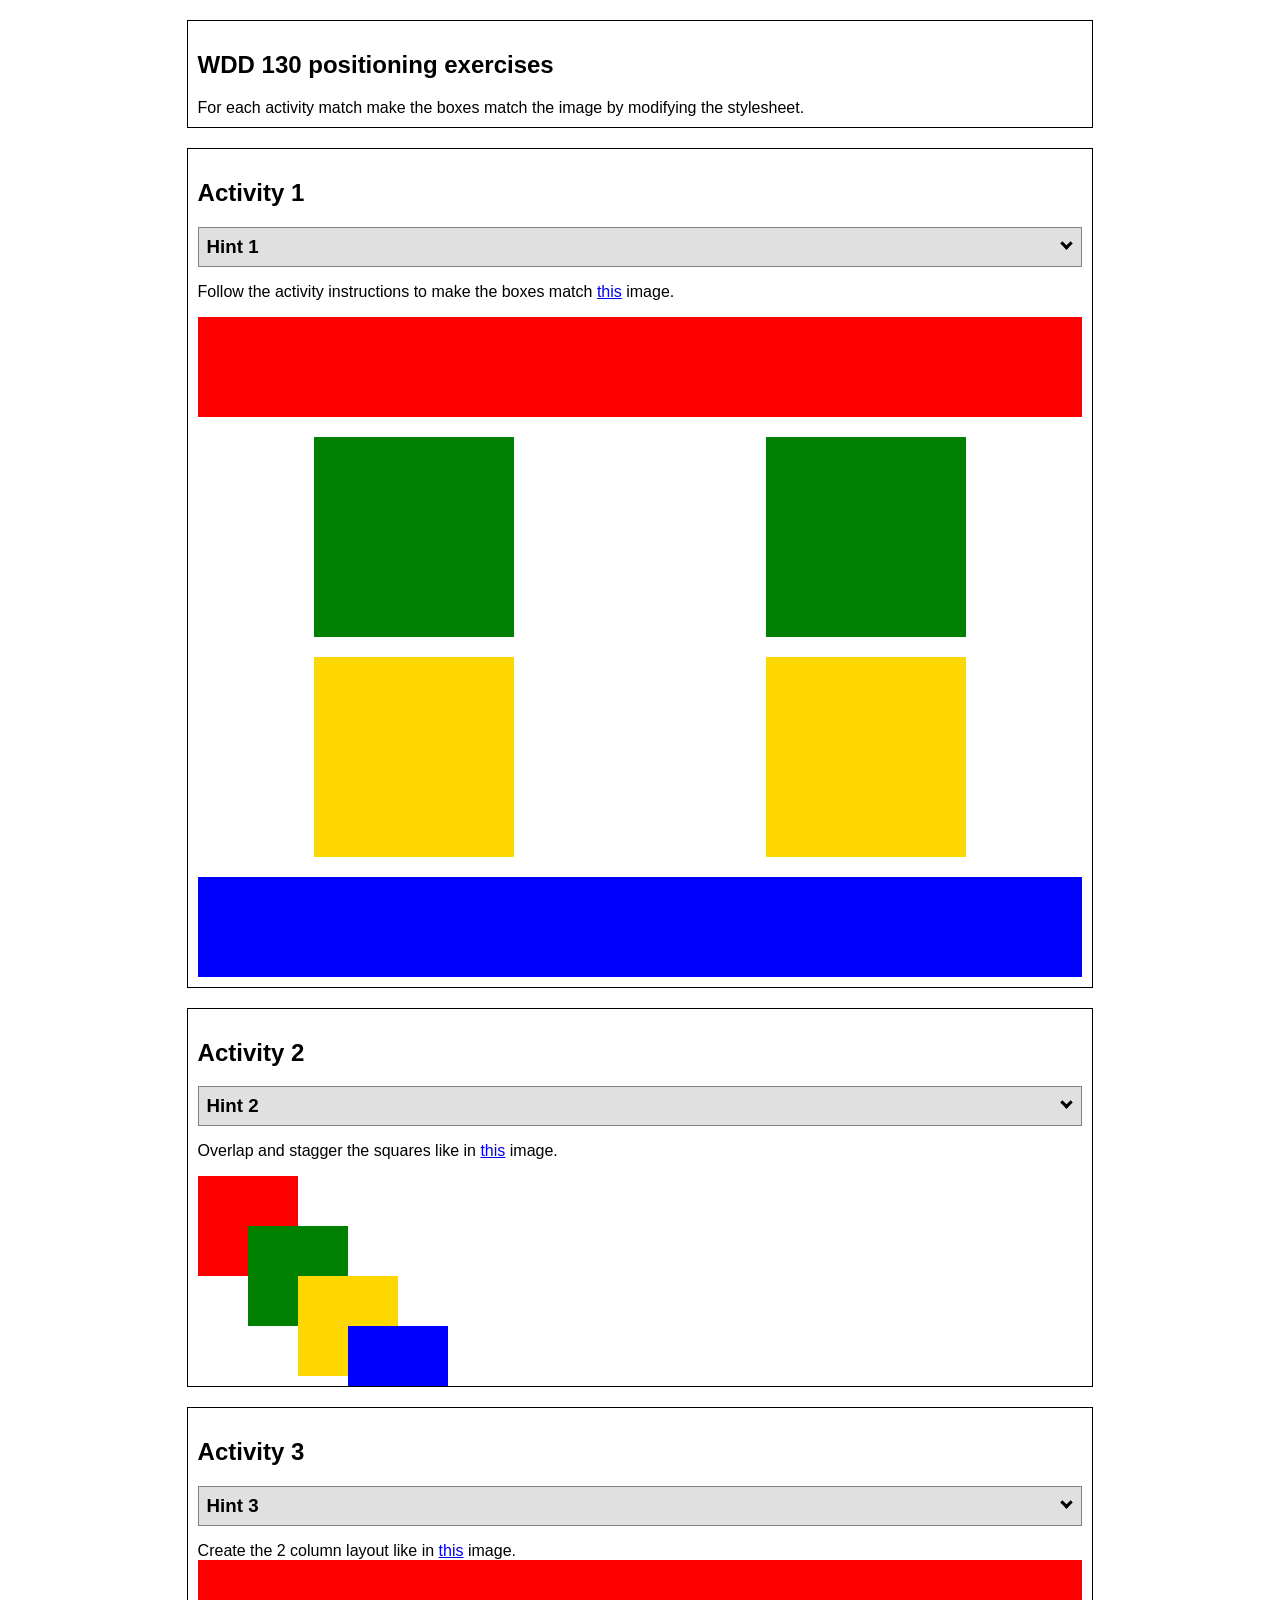
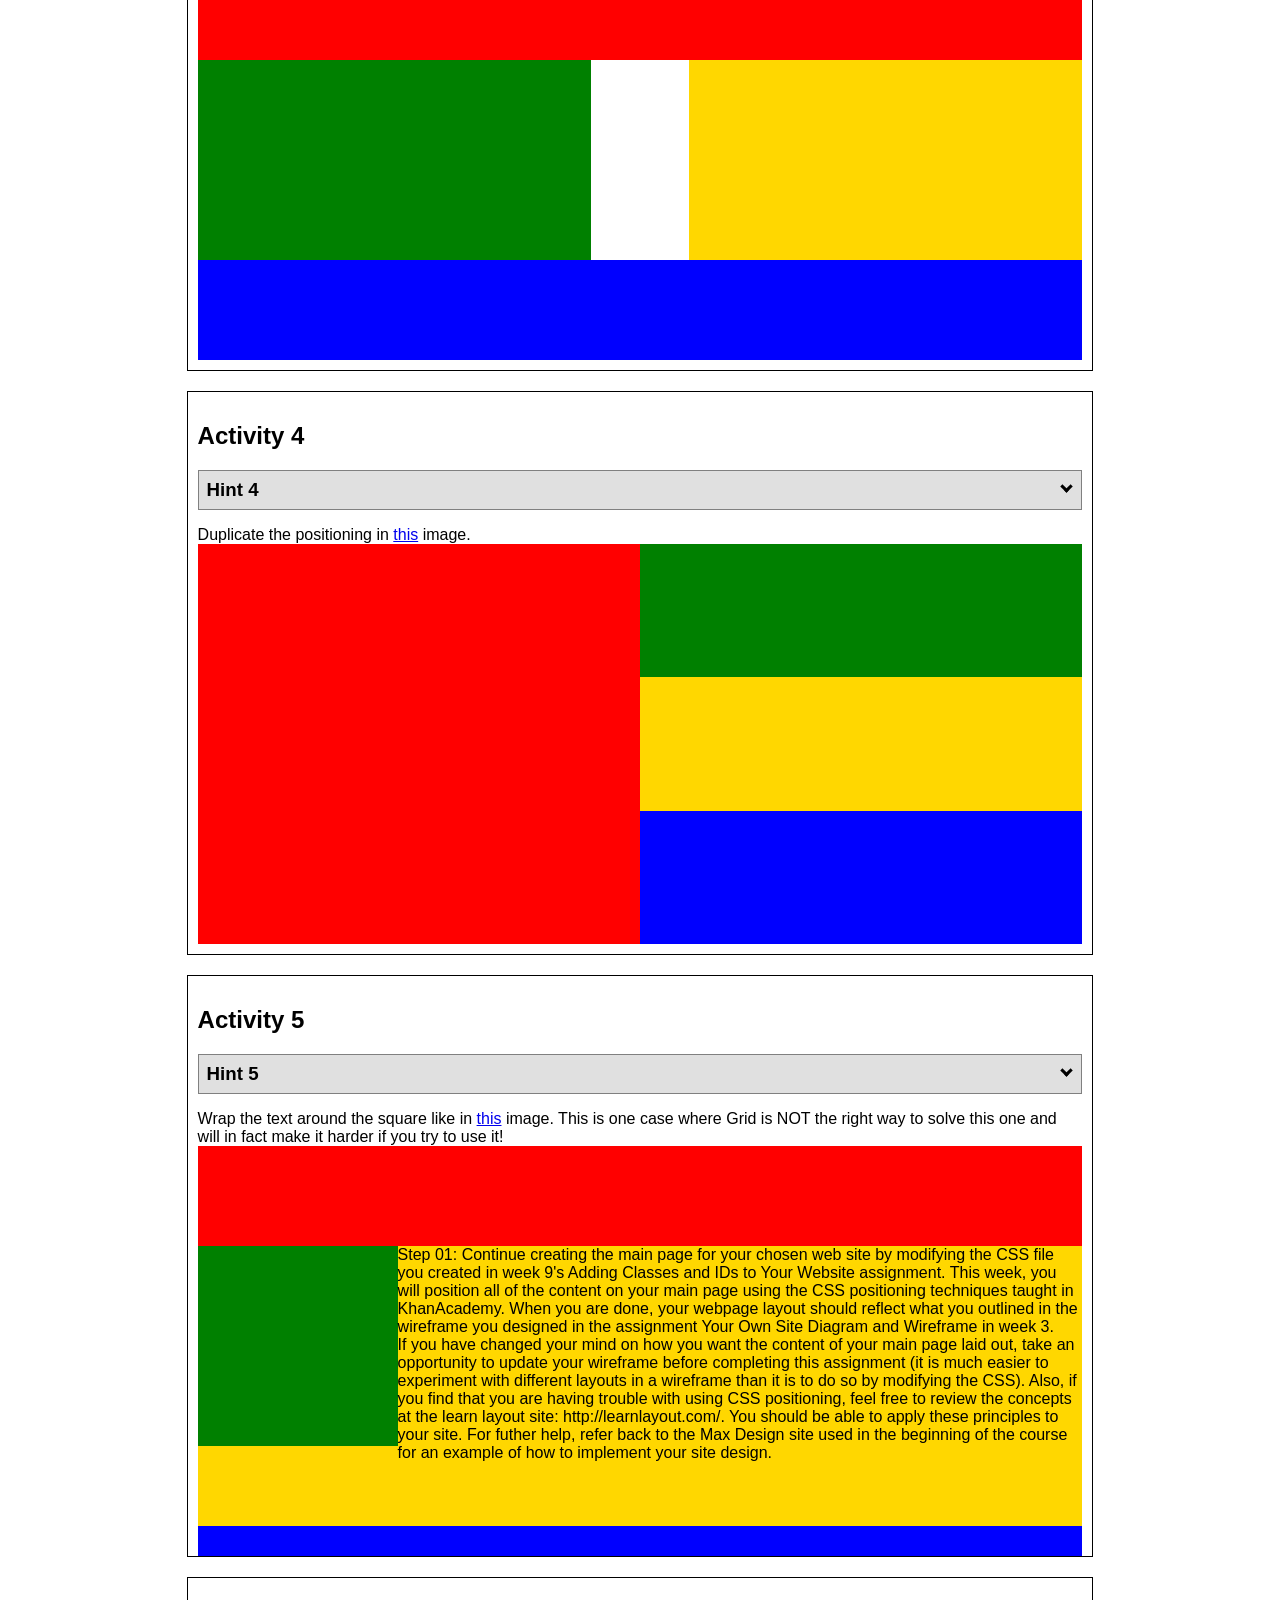
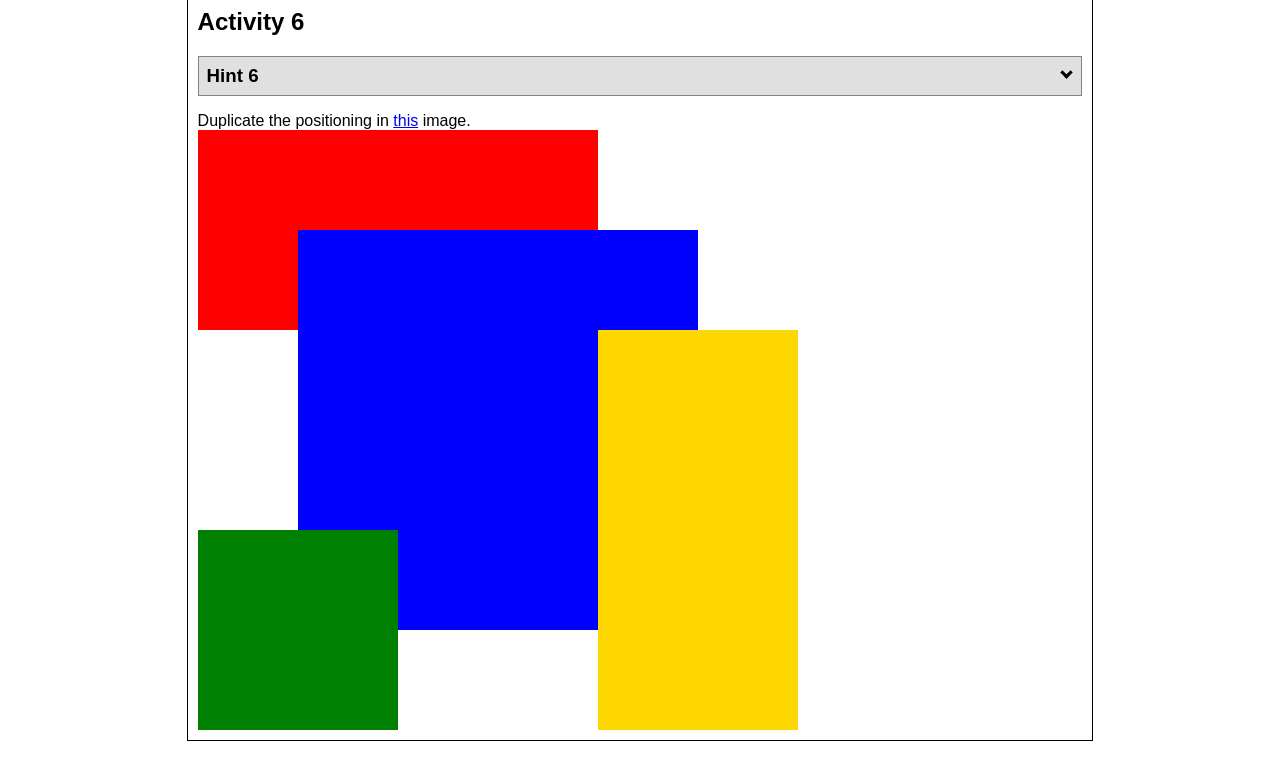
<file: ice/positioning/positioning.html>
<!DOCTYPE html>
<html lang="en">
  <head>
    <!-- HTML - Name: positioning.html -->
    <title>Positioning Activity</title>
    <link rel="stylesheet" type="text/css" href="positionstyles.css" />
  </head>
  <body>
    <div class="activity">
      <h2>WDD 130 positioning exercises</h2>
      For each activity match make the boxes match the image by modifying the stylesheet.</div>
    <div class="activity">
      <h2>Activity 1</h2>
      <section class="hint"><input type="checkbox" ><i></i> <h3>Hint 1</h3><div><p>Use the activity instructions for the firt activity</a></p></div></section>
      <p>Follow the activity instructions to make the boxes match  <a href="images/example1.png" target="_blank">this</a> image.</p>
      <div class="content1" >
        <div class="red1" ></div>
        <div class="green1" ></div>
        <div class="green1" ></div>
        <div class="yellow1"></div>
        <div class="yellow1"></div>
        <div class="blue1"></div>
      </div>
    </div>
    <div class="activity">
      <h2>Activity 2</h2>
      <section class="hint"><input type="checkbox" > <h3>Hint 2</h3><i></i><div>
      <ul>
      <li>grid-template-columns: 50px 50px 50px 50px 50px </li></ul></div></section>
      <p>Overlap and stagger the squares like in <a href="images/example2.png" target="_blank">this</a> image.</p>
      <div class="content2" >
        <div class="red2" ></div>
        <div class="green2" ></div>
        <div class="yellow2"></div>
        <div class="blue2"></div>
      </div>
    </div>
    <div class="activity">
      <h2>Activity 3</h2>
      <section class="hint"><input type="checkbox" > <h3>Hint 3</h3><i></i><div><p>This one is going to be best solved with CSS Grid. Remember to make the boxes the right width first...then start moving them around. </p><h4>Properties used:</h4><ul><li>display:grid;</li><li>grid-template-columns:</li><li>grid-column-gap:</li>
        <li>grid-column:</li>  </ul></div></section>
      Create the 2 column layout like in <a href="images/example3.png" target="_blank">this</a>  image.
      <div class="content3" >
        <div class="red3" ></div>
        <div class="green3" ></div>
        <div class="yellow3"></div>
        <div class="blue3"></div>
      </div>
    </div>
    <div class="activity">
      <h2>Activity 4</h2>
      <section class="hint"><input type="checkbox" > <h3>Hint 4</h3><i></i><div><p>For the others we have been primarily concerned with width. For this one you will need to adjust height as well. </p><h4>Properties used:</h4><ul><li>display:grid;</li><li>grid-template-columns:</li><li>grid-row:</li></ul></div></section>
      Duplicate the positioning in <a href="images/example4.png" target="_blank">this</a> image. 
      <div class="content4" >
        <div class="red4" ></div>
        <div class="green4" ></div>
        <div class="yellow4"></div>
        <div class="blue4"></div>
      </div>
    </div>

    <div class="activity">
      <h2>Activity 5</h2>
      <section class="hint"><input type="checkbox" > <h3>Hint 5</h3><i></i><div><p>Grid is <strong>not</strong> the right way to do this.  In fact there is only one way to really do that...and that is with float. Remember that we float the thing we want the text to wrap around.  Also remember to start by making all the shapes the right size and shape.</p><h4>Properties used:</h4><ul><li>float: left;</li></ul></div></section>
      Wrap the text around the square like in <a href="images/example5.png" target="_blank">this</a> image. This is one case where Grid is NOT the right way to solve this one and will in fact make it harder if you try to use it!
      <div class="content5" >
        <div class="red5" ></div>
        <div class="green5" ></div>
        <div class="yellow5">Step 01: Continue creating the main page for your chosen web site by modifying the CSS file you created in week 9's Adding Classes and IDs to Your Website assignment. This week, you will position all of the content on your main page using the CSS positioning techniques taught in KhanAcademy. When you are done, your webpage layout should reflect what you outlined in the wireframe you designed in the assignment Your Own Site Diagram and Wireframe in week 3. <br />
          If you have changed your mind on how you want the content of your main page laid out, take an opportunity to update your wireframe before completing this assignment (it is much easier to experiment with different layouts in a wireframe than it is to do so by modifying the CSS). Also, if you find that you are having trouble with using CSS positioning, feel free to review the concepts at the learn layout site: http://learnlayout.com/. You should be able to apply these principles to your site. For futher help, refer back to the Max Design site used in the beginning of the course for an example of how to implement your site design.</div>
        <div class="blue5"></div>
      </div>
    </div>
    <div class="activity">
      <h2>Activity 6</h2>
      <section class="hint"><input type="checkbox" > <h3>Hint 6</h3><i></i><div><p>This one is all about visualizing the grid behind the layout. If you are having a hard time doing that first: all the sizes are even multiples of 100, and second here is another example with the lines drawn: <a href="images/example6-hint.png" target="_blank">example 6 with lines</a>. For this one you will find it easiest if you use px for the column width. You can also use <kbd>z-index</kbd> to control the element layering.    </p><h4>Properties used:</h4><ul><li>display:grid;</li><li>grid-template-columns:</li><li>grid-column:</li><li>grid-row:</li><li><a href="https://www.w3schools.com/cssref/pr_pos_z-index.asp" target="_blank">z-index:</a></li></ul></div></section>
      Duplicate the positioning in <a href="images/example6.png" target="_blank">this</a> image.
      <div class="content6" >
        <div class="red6" ></div>
        <div class="green6" ></div>
        <div class="yellow6"></div>
        <div class="blue6"></div>
      </div>
    </div>
  </body>
</html>
</file>
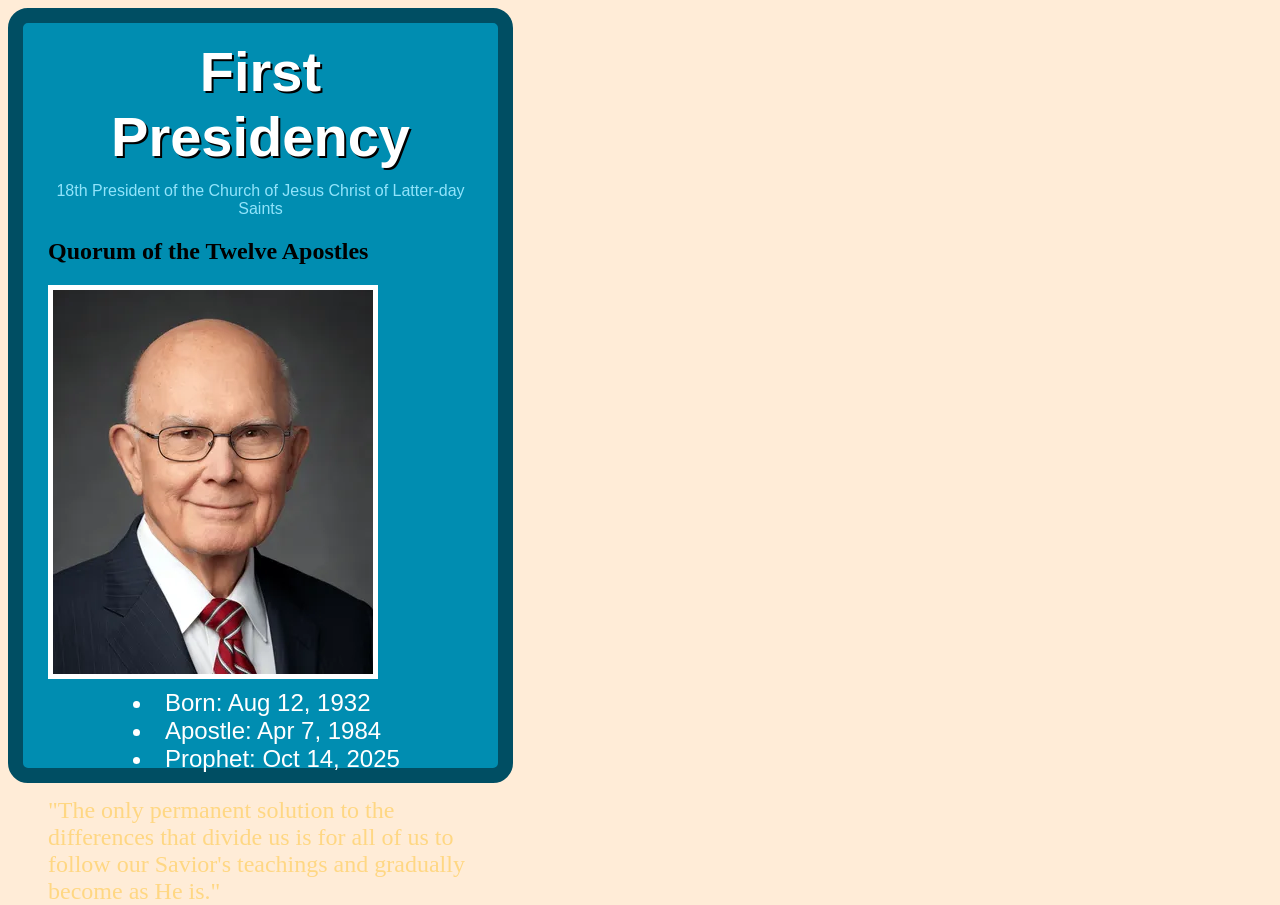
<file: ice/prophet_cards/oaks.html>
<!DOCTYPE html>
<html lang="en">
<head>
    <meta charset="UTF-8">
    <meta name="viewport" content="width=device-width, initial-scale=1.0">
    <title>Dallin H. Oaks</title>

    <style> /*  CSS   */

        body {
            background: #FFECD7;
            display: flex;
            justify-self: center;
        }

        #wrapper {
            background: #008db1;
            padding: 50px 25px;
            width: 425px;
            height: 645px;
            border: 15px solid #004e63;
            border-radius: 20px;
        }
        
        #top_text {
            font-family: Arial, Helvetica, sans-serif;
            color: white;
            text-align: center;
        }
            
        #top_text h1 {
            font-size: 3.5em;
            margin: -8% 0% 3% 0%;
            text-shadow: 2px 2px black;
        }

        .profileimg {
            display: flex;      /* I don't know why, but there was a gap and adding flex again seemed to fix it.. */
            border: 5px solid white;
            justify-self: center;
            margin-bottom: 10px;
        }

        #desc_link {
            text-decoration: none;
            color: #91E4FB;
            text-align: center  ;
        }

        #desc_link:hover {  
            color: rgb(255, 255, 255);
            text-shadow: 2px 2px black; }

        #quote {
            color: #ffd783; 
            font-family: 'Brush Script MT';
            font-size: 1.5em;
        }

        #card_info li{
            font-family: Arial, Helvetica, sans-serif;
            color: white;
            margin-left: 20%;
            font-size: 1.5em;
            /* text-shadow: 1px 1px #91E4FB; */
        }

        

    </style>
</head>


<body> <!--     html     -->
    <wrapper id="wrapper">
        
        <div id="top_text">
            <h1>First Presidency</h1>
            <a href="https://www.churchofjesuschrist.org/?lang=eng" id="desc_link" target="_blank">18th President of the Church of Jesus Christ of Latter-day Saints</a>
        </div>

        <h2>Quorum of the Twelve Apostles</h2>
        
        <div id="card_info">
            <img class="profileimg" src="images/oaks.webp" alt="Prophet Oaks">
            <li>Born: Aug 12, 1932</li>
            <li>Apostle: Apr 7, 1984</li>
            <li>Prophet: Oct 14, 2025</li>
        </div>
        
        <p id="quote">"The only permanent solution to the differences that divide us is for all of us to follow our Savior's teachings and gradually become as He is."</p>

    </wrapper>
</body>
</html>
</file>
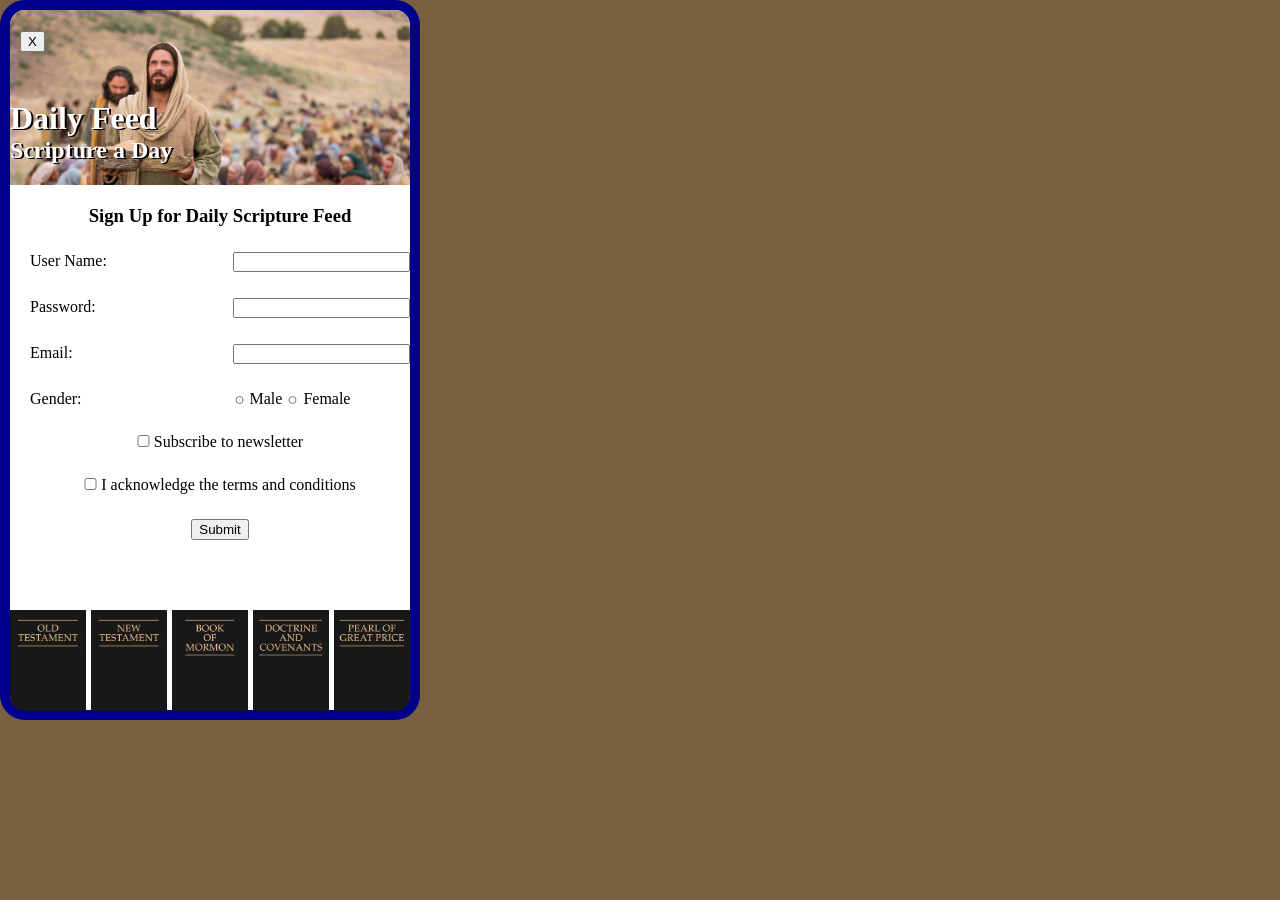
<file: ice/signup/signup.html>
<!DOCTYPE html>
<html lang="en">

<head>
    <meta charset="UTF-8">
    <meta name="viewport" content="width=device-width, initial-scale=1.0">
    <title>Daily Feed Sign Up</title>

    <style>
        * {
            margin: 0;
        }

        body {background: rgb(120, 96, 64); }

        #formContainer {
            border: 10px darkblue solid;
            border-radius: 25px;
            width: 400px;
            height: 700px;
            justify-self: center;
            background-color: white;
        }

        #myForm {
            display:grid;
            justify-content: center;
            grid-template-columns: 1fr 1fr;
            grid-template-rows: 195px 1.7fr 1fr;
        }

        #additionaloptions {
            background-color: cyan;
            margin: 10px 100px 10px 100px;
            grid-row: 3;
            grid-column: span 2;
        }

        #top {
            background-color: pink;
            width: 100%;
            height: 175px;
            grid-row: 1;
            grid-column: span 2;
            background: url(../signup/images/jesus_feeds_5000.jpeg);
            background-size: cover; 
            align-content: center;
            justify-items: center;
            color: white;
            text-shadow: 2px 1px black;
            border-radius: 15px 15px 0 0;
        }

        #closeBtn {margin: 0px 10px -10px 10px;}

        #middle {
            grid-row: 2;
            grid-column: span 2;
            display: grid;
            /* background-color: red; */
            grid-template-columns: 1fr 1fr;
            grid-template-rows: 1fr 1fr 1fr 1fr 1fr;
            justify-items: left;
            margin-left: 20px;
            gap: 25px;
        }
        
        h1 {margin-top: 50px;}

        #middle h3 {
            grid-column: span 2;
            grid-row: 1;
            justify-self: center;
        }

        #middle label {grid-column: 1;}

        #middle input, div {
            grid-column: 2;
            height: 65%;
        }

        #middle section {
            justify-self: center;
            grid-column: span 2;
        }

        #scriptures {
            grid-column: span 2;
            display: grid;
            grid-template-columns: 1fr 1fr 1fr 1fr 1fr;
            gap: 5px;
        }

        #scriptures img{
            width: 76px;
            margin-top: 63px;
        }

        #leftcorner {   border-radius: 0 0 0 15px;  }
        #rightcorner {  border-radius: 0 0 15px 0;  }

    </style>




</head>

<body>
    <div id="formContainer">
        
        <form id="myForm">
        
            <div id="top">
                <button type="button" id="closeBtn">X</button>
                <h1>Daily Feed</h1>
                <h2>Scripture a Day</h2>
            </div>

            <div id="middle">
                <h3>Sign Up for Daily Scripture Feed</h3>
                <label for="username">User Name:</label>
                <input type="text" id="username" name="username" required>

                <label for="password">Password:</label>
                <input type="password" id="password" name="password" required>

                <label for="email">Email:</label>
                <input type="email" id="email" name="email" required>

                <label>Gender:</label>
                <div>
                    <input type="radio" id="male" name="gender" value="male" required>
                    <label for="male">Male</label>
                    <input type="radio" id="female" name="gender" value="female" required>
                    <label for="female">Female</label>
                </div>

                <section>
                    <input type="checkbox" id="newsletter" name="newsletter">
                    <label for="newsletter">Subscribe to newsletter</label>
                </section>

                <section>
                    <input type="checkbox" id="conditions" name="conditions" required>
                    <label for="conditions">I acknowledge the terms and conditions</label>
                </section>

                <section>
                    <button type="submit">Submit</button>
                </section>
            </div>

            <div id="scriptures">
                <img id="leftcorner" src="../signup/images/old_testament.webp" alt="Old Testament Cover">
                <img src="../signup/images/new_testament.webp" alt="New Testament Cover">
                <img src="../signup/images/book_of_mormon.webp" alt="Book of Mormon Cover">
                <img src="../signup/images/doctrine_and_covenants.webp" alt="Doctrine and Covenants Cover">
                <img id="rightcorner" src="../signup/images/pearl_of_great_price.webp" alt="Pearl of Great Price Cover">
            </div>

        </form>
    </div>

    <div id="output"></div>

    <script>
        // Here is some Javascript to start looking forward to wdd131
        document.getElementById("closeBtn").addEventListener("click", function () {
            document.getElementById("formContainer").style.display = "none";
         });
        const form = document.getElementById('myForm');
        const output = document.getElementById('output');

        form.addEventListener('submit', function (event) {
            event.preventDefault(); // Stop form from actually submitting

            const formData = new FormData(form);
            const entries = [];

            for (const [key, value] of formData.entries()) {
                if (key == "password") {
                    entries.push(`<strong>${key}</strong>: ${value} (you should probably encrypt the password)`);
                } else {
                    entries.push(`<strong>${key}</strong>: ${value}`);
                }
            }

            output.innerHTML = `
            <br>  
            <h3>Here is the data that would be sent to the server:</h3>
            <ul>
                ${entries.map(item => `<li>${item}</li>`).join('')}
            </ul>
            `;
                });
    </script>

</body>

</html>
</file>
<file: styles/styles.css>
@font-face {
    font-family: islandfont;
    src: url(../fonts/Islandfont.ttf);
}

#logo_link { 
    
    padding-top: 5px;
    justify-self: center; 
    align-self: center; 
}

.logo {
    max-width: 75%;
}

body {
    background-color: rgb(255, 255, 255);
    margin: 0;  /*optional - due to center-page design differences*/
    padding: 0;  /*optional - due to center-page design differences*/

}

header { 
    background-color: rgb(120, 175, 156);
    display: grid;
    grid-template-columns: 150px auto;
    position: relative;
    z-index: 2;
}

nav {
    display: flex;
    justify-content: space-around;
}


body, header {
    font-family:'Franklin Gothic Medium', 'Arial Narrow', Arial, sans-serif;
    font-size: 22px;
}

#wrapper { /* reference to <div>, created to put site floating in the center */
    
    border: 3px solid #515151;  /* puts a 3px colored border, looks like a box. */
    width: 1024px;
    margin: 40px auto; /* top and bottom is first value, second is left and right */
    /* border border-radius: 20px;  rounds corners? */
    background-color: rgb(235, 255, 248);
}



main section img {

 box-sizing: border-box;/*useless? - due to center-page design differences?*/
    /* this makes the border included inthe size of image */
}


nav a { 
    text-decoration: none;
    font-size: x-large;
    padding: 35px;
}

a:visited { color:black; }

#hero_msg {    text-align: center;}
#hero_msg h1 { font-family: islandfont; }
#hero_msg h4 { font-family: 'Gill Sans', 'Gill Sans MT', Calibri, 'Trebuchet MS', sans-serif; }



.button_box {
    text-align: center;
    margin: 50px 0px;
}

.home_grid {
    /* text-align: center; */
    display: grid;
    grid-template-columns: repeat(3, 1fr);
    grid-template-rows: 1fr 1fr 1fr;
    column-gap: 20px;
    /* width: 900px; */
    /* max-width: 900px; */
    margin: 0 auto;
}

.home_title {
    font-size: 2em;
    margin-top: 15px;
}

.card-img {
    max-width: 80%;
    max-height: 80%;
    margin: 60px 0;
    border: 8px solid #f3e48e;
    box-shadow: 5px 5px 10px #6f7364;

}

.card-img:hover {
    opacity: .6;
    transform: scale(1.1);
}

.card-img .bigcard_img {
    width: 100%;
}

.card-text {  margin: -55px 0 0 0;}

.icon {
    max-width: 25%;
    max-height: 25%;
    padding-top: 10px;  /* useless? */
    margin: 60px 0;
}

.bigcard_img {
    margin: 25px;
    margin-top: 100px;
    max-width: 100%;
    max-height: 100%;
    box-shadow: 5px 5px 10px #6f7364;
}

.bigcard_img_box { /* text-align only works on parents of images? this is a div's class. */
    text-align: left;
}


.hero_img {
    max-width: 99.6%;
    margin: 0.01% 0%;
    border: 3px solid black;
}

#background {
    height: 400px;
    margin: 5% 0%;
}

nav a:hover {
    background-color: #f6be1f;
    color: #000000;
}

.book, .join { 
    background-color: #f6be1f;
    text-decoration: none;
    color: black;
    font-size: 18px;
    padding: 15px 30px;
    margin-top: 50px;   /* useless? */
    border-radius: 5px; /* rounds corners */
 }

 .book:hover, .join:hover { background-color: #f3e48e; }
 #background { background-color: #f3e48e; }

.msg { /* foot message box */
    background-color: #d6be7d;
    line-height: 1.5em;
    padding: 25px;
    margin: 5% 0%;
    position: relative;
    z-index: 1;
    box-shadow: 5px 5px 10px #6f7364;
}


.msg h2 { color: black; } /*foot message title*/
.msg p {  /*foot message paragraph*/
    text-align: center;
    padding: 0% 13%;
    color: black; 
    font-size: .8em;
    padding-bottom: 15px;
}

footer {
    background-color: rgb(120, 175, 156);
    padding: 25px 50px;
    display: flex;
    justify-content: space-around;
    align-items: center;
}
footer a {background-color: rgb(35, 54, 31); }
footer .social img  { padding-top: 15px;}
footer a:hover { background-color: #73101b; }


#hero {
    display: grid;
    grid-template-columns: 1fr 3fr 1fr;
    margin-top: -100px;
}

#hero_box {
    grid-column: 1/4;
    grid-row: 1/3;
    z-index: 0;  /* supposed to layer herobox back */
}

#hero_msg {
    color:  white;
    grid-column: 2/3;
    grid-row: 1/2;
    margin-top: 100px;
    z-index: 0;
}

.hero_img { width: 100%; }


.family_eating_card {
    white-space: nowrap;
    justify-self: center;
    width: 300px;
    height: 300px;
}

.affordable_meals_card{
    white-space: nowrap;
    justify-self: center;
    width: 300px;
    height: 300px;
}

.eating_contest_card {
    white-space: nowrap;
    justify-self: center;
    width: 300px;
    height: 300px;
    
}

#background {
    justify-self: left;
    grid-column: 1;
    grid-row: 2;

}

.bigcard_img_box {
    grid-row: 2 / span 2;
    grid-column: 1 / span 2;
    justify-self: left;
    position:static;
    z-index: 0;
}


.msg {
    grid-row: 2 / span 2;
    grid-column: 2 / span 2;
    justify-self: right;
    margin-right: 30px;
    align-self: end;
    width: 60%;
    height: 40%;
}












@media screen and (max-width: 900px) {
    #hero, .home-grid {
        display: block;
        height: auto;
    }
    nav, footer {
        flex-direction: column;
    }
    nav a {
        display: block;
        padding: 15px;
    }
    #hero {
        margin-top: 0;
    }
    #hero-msg {
        margin-top: 0;
    }
    #hero-msg h4 {
        display: none;
    }
    #hero-msg h1 {
        color: #6f7364;
    }
    .home-title {
        font-size: 25px;
    }
    .rivers-card, .camping-card, .rapids-card { 
        margin: 50px auto;
        width: 60%;
    }
    #background {
        display: none;
    }
    .mountains, .msg {
        width: 80%;
        display: block;
        margin: 0 auto;
    }
    footer {
        margin-top: 25px;
    }
}
</file>
<file: ice/valentines/styles/styles.css>
/* Add your CSS here to style your valentines day page */



#wrapper {
    display: grid;
    justify-content: center;
    text-align: center;
    border: 10px solid black;
    border-radius: 5%;
    background-color: rgb(255, 233, 255);
}

    
img {
    justify-self: center;
}

img:hover {
    width: 80%;
    justify-self: center;
}


main h1 {
    font-size: 100px;
    font-style: italic;
}

main h1:hover {
    font-size: 110px;
    font-style: italic;
    color:rgb(195, 13, 195)
}


main section {
    font-size: 25px;
    font-family:Arial, Helvetica, sans-serif;
}

main section:hover {
    font-size: 30px;
    font-family:Arial, Helvetica, sans-serif;
    color:darkviolet;
}

nav {
    background-color: pink;
    border: 7px solid rgb(168, 41, 191);
    border-radius: 30%;
    border-style: dashed;
    margin-top: 6%;
    padding: 1px;
}

nav:hover {
    background-color: rgb(242, 162, 229);
    border: 9px solid rgb(18, 113, 255);
    border-radius: 60%;
    border-style: dotted;
}

ul {
    font-size: 25px;
    color: rgb(169, 14, 40);
    list-style-type: none;
    display: grid;
    grid-template-columns: 1fr 1fr 1fr 1fr;
    text-align: center;
    /* grid-column: 1 / span 2; */
}

li:hover {
    font-size: 30px;
    color: black;
}


footer {
    margin-top: 20%;
    font-size: 100px;
}

footer:hover {
    font-size: 150px;
    color: red;
}
</file>
<file: styles/client_report_syles.css>
html {

    background-color: white;
}


nav {
    background-color: #433A3F;
    width: 100%;
    height: 100px;
    display: flex;
    justify-content: space-between;
    align-items: center;
    /* gap: 0px; */
    padding-right: 100px;
    box-sizing: border-box; 
    padding-top: 4px;
    color: white;
}



footer {
    color: white;
    background-color: #433A3F;
    width: 100%;
    height: 175px;
    margin: 50px 0px -10px -8px;
    padding: 0px 10px 0px 0px;
    font-size: 100%;
    justify-items: center;
    align-content:end;
    
}




.button {

    background-color: #72A98F;
    padding: 16px 50px;
    border-radius: 30% / 100%; /* turns out we can affect different corners */
    text-decoration: none;
    /* color: #FFEBE7; */
    transition: background-color 0.2s ease-in; /* transitions any changes to background color*/
    color: #8DE969;
}
.button:visited { color:#8DE969 }
.button:hover {
    background-color:#CBEF43;
    color: black;
}
#web_link {
    padding: 20px 40px;
    border-radius: 20% / 100%;
}



#main_box {
    display: flex;
    /* justify-content: center; */
    align-items: center;
    justify-self: center;
    background-color: #3D5A6C;
    border-radius: 10% / 20%;
    width: 50%;
    height: 409px;
    margin: 50px;
}

#main_img {
    /* margin: 0px 0px 0px 0px; */
    border: black 4px solid;
    border-radius: 5%;
    width: 225px;   /* width: 30%; */
}


.bar {
    justify-self: center;
    background-color: #8de969;
    padding: 2px 10px;
    width: 95%;
}


#middle_body {
    display: grid;
    grid-template-columns: 1fr 1fr 1fr;
    justify-items: center;
    margin: 50px 0px;
}

.imgbox {
    width: 400px;
    height: 500px;
    margin: 20px 0px;
    padding: 0px 0px 95px 0px;
    background-color: #3D5A6C;
    border-radius: 5%;
    display: flex;
    flex-direction: column;
    align-items: center;
}

h1, h2, h3, p, ul, li {
    color: white;
}


.card_p {
    font-size: 14px;
    margin: 5px 4px 0px 5px;
}

.card_title {
    margin: 0;
}





#lower_area {
    display:flex;
    justify-content: center;      /* Center horizontally */
    align-items: center; 
}
</file>
<file: styles/ice_styles.css>
html {

    background-color: white;
}


nav {
    background-color: #433A3F;
    width: 100%;
    height: 100px;
    display: flex;
    justify-content: space-between;
    align-items: center;
    /* gap: 0px; */
    padding-right: 100px;
    box-sizing: border-box; 
    padding-top: 4px;
    color: white;
}



footer {
    color: white;
    background-color: #433A3F;
    width: 100%;
    height: 175px;
    margin: 50px 0px -10px -8px;
    padding: 0px 10px 0px 0px;
    font-size: 100%;
    justify-items: center;
    align-content:end;
    
}




.button {

    background-color: #72A98F;
    padding: 16px 50px;
    border-radius: 30% / 100%; /* turns out we can affect different corners */
    text-decoration: none;
    /* color: #FFEBE7; */
    transition: background-color 0.2s ease-in; /* transitions any changes to background color*/
}
.button:visited { color:#8DE969 }
.button:hover {
    background-color:#CBEF43;
    color: black;
}




#main_box {
    display: flex;
    /* justify-content: center; */
    align-items: center;
    justify-self: center;
    background-color: #3D5A6C;
    border-radius: 10% / 20%;
    width: 50%;
    height: 409px;
    margin: 50px;
}

#main_img {
    /* margin: 0px 0px 0px 0px; */
    border: black 4px solid;
    border-radius: 5%;
}


.bar {
    justify-self: center;
    background-color: #8de969;
    padding: 2px 10px;
    width: 95%;
}


#middle_body {
    display: grid;
    grid-template-columns: 1fr 1fr 1fr;
    justify-items: center;
    margin: 50px 0px;
}

.sec_img {
    width: 100%;
    height: 95%;
    border-radius: 5%;
    /* object-fit: fill; */
    object-fit: cover;
    object-position: top;
    box-shadow: #CBEF43 0px 4px;
    
}

.imgbox {
    width: 400px;
    height: 260px;
    margin: 20px 0px;
    padding: 0px 0px 95px 0px;
    background-color: #3D5A6C;
    border-radius: 5%;
    
}

h1, h2, h3, p {
    color: white;
}


.card_p {
    font-size: 14px;
    margin: 5px 4px 0px 5px;
}

.card_title {
    margin: 0;
}
</file>
<file: ice/favorite_devo/styles/styles.css>
body {
  margin: 0;
  height: 100%;
  font-family: Arial, sans-serif;
  background: linear-gradient(to bottom, #d3d3d3, #87c3ff); 
  background-repeat: no-repeat; /* Just in case       #001f3f */
  background-attachment: fixed;
}

.container {
  text-align: center;
}

.header {
  padding: 20px 0;
}

.header:hover {
  transform: scale(1.1);
}

.header-image h1:hover {
  opacity: .6;
}

.header-image {
  background-image: url('../images/icenter.png'); /* Replace with your image */
  background-repeat: no-repeat;
  background-position: center;
  height: 150px;
  display: flex;
  flex-direction: column;
  justify-content: center;
  color: white;

}

.header-image h1 {
  margin: 0;
  line-height: 0.9;
    font-size: 3.5em;
  font-weight: bold;
  text-shadow: 2px 2px 4px rgba(0, 0, 0, 0.7);
  background: #00000055;
}

.content-box {
  background-color: white;
  background-image: url('../../apostle_spotlight/images/christus.webp');
  /* background-repeat: no-repeat; */
  background-position: 0px -30px;
  margin: 30px auto;
  width: 90%;
  max-width: 900px;
  padding: 40px;
  box-shadow: 5px 5px 0px black;
  min-height: 400px;
}







table.blueTable {
  opacity: 0.9;
  border: 2px solid #1C6EA4;
  background-color: #EEEEEE;
  width: 100%;
  text-align: left;
  border-collapse: collapse;
  box-shadow: 1px 1px 5px #6f7364;
}
table.blueTable td, table.blueTable th {
  border: 2px solid #8C8C8C;
  padding: 3px 2px;
}
table.blueTable tbody td {
  font-size: 13px;
}
table.blueTable tr:nth-child(even) {
  background: #D0E4F5;
}
table.blueTable thead {
  background: #8DD4EB;
  background: -moz-linear-gradient(top, #a9dff0 0%, #98d8ed 66%, #8DD4EB 100%);
  background: -webkit-linear-gradient(top, #a9dff0 0%, #98d8ed 66%, #8DD4EB 100%);
  background: linear-gradient(to bottom, #a9dff0 0%, #98d8ed 66%, #8DD4EB 100%);
  border-bottom: 2px solid #444444;
}
table.blueTable thead th {
  font-size: 15px;
  font-weight: bold;
  color: #000000;
  text-align: center;
  border-left: 2px solid #000000;
}
table.blueTable thead th:first-child {
  border-left: none;
}


td {
  width: 35%
}



.form {
  display: grid;
  width: 100px;
  grid-template-columns: 1fr 1fr;
  margin-top: 25px;
  margin-left: 35%;
  grid-gap: 20px;
  
}


#formbox {
  padding: 10px 0px 10px 0px;
  margin-top: 5%;
  background-color: rgba(176, 227, 232, 0.864);
  box-shadow: 2px 2px 5px #6f7364;
}
</file>
<file: ice/positioning/positionstyles.css>
/* CSS - Name: "positionstyles.css" */
/* Activity 1 styles */
.content1 {
  /* This is the parent of the activity 1 boxes. */
  display: grid;
  grid-template-columns: 1fr 1fr;
  justify-items: center;
  gap: 20px;
  /* grid-template-rows: 1fr 1fr 1fr 1fr; */
}


.red1 { 
  width: 100%; 
  height: 100px; 
  background-color: red; 
  grid-column: 1/3;

} 
.green1 {
  width: 200px;
  height: 200px; 
  background-color: green; 

} 
.yellow1 {
  width: 200px;
  height: 200px;
  background-color: gold; 
} 
.blue1 {
  width: 100%;
  height: 100px;
  background-color: blue; 
  grid-column: 1/3;
} 
/* Activity 2 styles */ 
.content2 {
  /* This is the parent of the activity 2 boxes. */
  display: grid;
}
.red2 {
  width: 100px; 
  height: 100px; 
  background-color: red; 
} 
.green2 { 
  width: 100px; 
  height: 100px; 
  background-color: green; 
  margin: -50px 50px;
} 
.yellow2 {
  width: 100px; 
  height: 100px; 
  background-color: gold; 
  margin: 0px 100px;
} 
.blue2 {
  width: 100px; 
  height: 100px; 
  background-color: blue; 
  margin: -50px 150px;
} 
/* Activity 3 styles */ 
.content3 {
  /* This is the parent of the activity 3 boxes. */
  display: grid;
  grid-template-columns: 1fr 0.25fr 1fr;
  grid-template-rows: repeat(4, 1fr);
}
.red3 {
  width: 100%; 
  height: 100px; 
  background-color: red; 
  grid-column: 1/4;
} 
.green3 {
  width: 100%; 
  height: 100%; 
  background-color: green;
  grid-column: 1/2;
  grid-row-start: span 2;
} 
.yellow3 {
  width: 100%; 
  height: 100%; 
  background-color: gold; 
  grid-column: 3/4;
  grid-row-start: span 2;
} 
.blue3 {
  width: 100%;
  height: 100px; 
  background-color: blue; 
  grid-column: 1/4;
  /* grid-row-start: span 2; */
} 
/* Activity 4 styles */ 
.content4 {
  /* This is the parent of the activity 4 boxes. */
  height: 400px;
  display: grid;
  grid-template-columns: 1fr 1fr;
  grid-template-rows: repeat(3, 1fr);
}
.red4 {
  width: 100%; 
  height: 100%; 
  background-color: red; 
  grid-column: 1;
  grid-row: span 3;
} 
.green4 {
  width: 100%; 
  height: 100%; 
  background-color: green; 
  grid-column: 2;
  grid-row: 1;
} 
.yellow4 {
  width: 100%; 
  height: 100%; 
  background-color: gold; 
  grid-column: 2;
  grid-row: 2;
} 
.blue4 {
  width: 100%; 
  height: 100%;
  background-color: blue; 
  grid-column: 2;
  grid-row: 3;
} 
/* Activity 5 styles */ 
.content5 {
  /* This is the parent of the activity 5 boxes. */
  height: 400px;
  
}
.red5 { 
  width: 100%; 
  height: 100px; 
  background-color: red; 
} 
.green5 { 
  width: 200px; 
  height: 200px; 
  background-color: green; 
  float:left;
} 
.yellow5 {
  width: 100%; 
  height: 70%  ; 
  background-color: gold; 

} 
.blue5 {
  width: 100%; 
  height: 100px; 
  background-color: blue; 
} 
/* Activity 6 styles */ 
.content6 {
  display: grid;
  grid-template-columns: repeat(6, 100px);
  grid-template-rows: repeat(6, 100px);

}
.red6 {
  width: 100%; 
  height: 200px; 
  background-color: red; 
  grid-column: span 4;
  grid-row: 1/2;
  /* position: relative;
  z-index: 1; */
} 
.green6 {
  width: 200px; 
  height: 200px; 
  background-color: green; 
  grid-column: 1/2;
  grid-row: 5/7;
  z-index: 1;

} 
.yellow6 {
  width: 100%; 
  height: 100%  ; 
  background-color: gold; 
  grid-column: 5/7;
  grid-row: 3/7;
  z-index: 1;
  
} 
.blue6 {
  width: 100%; 
  height: 100%; 
  background-color: blue;
  grid-column: 2/6;
  grid-row: 2/6;
  
} 


/* Do not make any changes below here */
.activity {
  width: 70%; 
  margin: 20px auto; 
  font-family: Arial, sans-serif; 
  border: 1px solid black; 
  padding: 10px; 
  clear:both; 
  overflow: auto;
} 

.hint {
  border: 1px solid grey;
  background: #e0e0e0;
  padding: .5em;
  position: relative;
  margin: 1em 0;
}
.hint h3 {
  margin: 0;
}
.hint:hover {
  background: #d0d0d0;
}
.hint > div {
  display: none;
}

.hint input[type=checkbox] {
  position: absolute;
  width: 100%;
  height: 100%;
  opacity: 0;
  z-index: 1;
  cursor: pointer;
}

.hint input[type=checkbox]:checked ~ div {
  display: block;
}

.hint i {
  position: absolute;
  transform: translate(-6px, 0);
  margin-top: 16px;
  right: 10px;
  top: -3px;
}
.hint i:before, .hint i:after {
  content: "";
  position: absolute;
  background-color: black;
  width: 3px;
  height: 9px;
}
.hint i:before {
  transform: translate(2px, 0) rotate(45deg);
}
.hint i:after {
  transform: translate(-2px, 0) rotate(-45deg);
}

.hint input[type=checkbox]:checked ~ i:before {
  transform: translate(-2px, 0) rotate(45deg);
}
.hint input[type=checkbox]:checked ~ i:after {
  transform: translate(2px, 0) rotate(-45deg);
}
.hint a {
  position: relative;
  z-index: 1;
}
</file>
